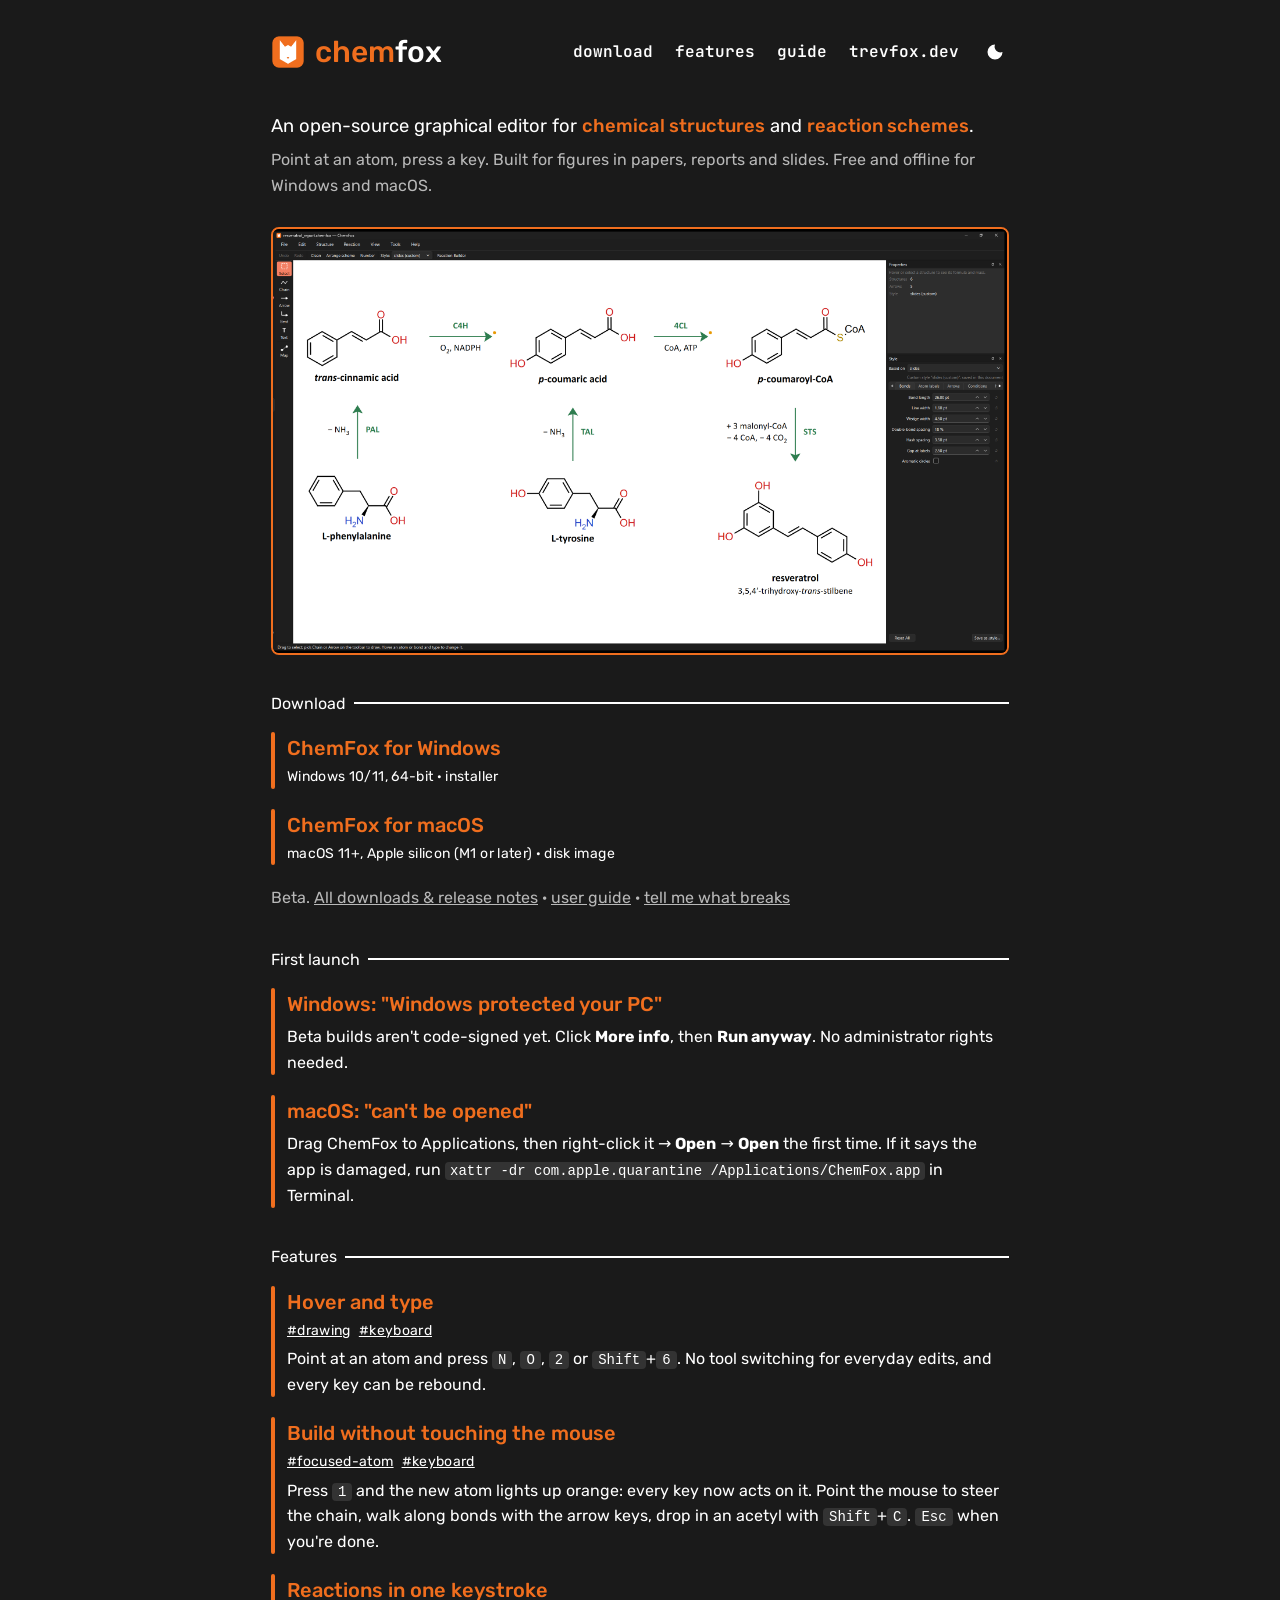
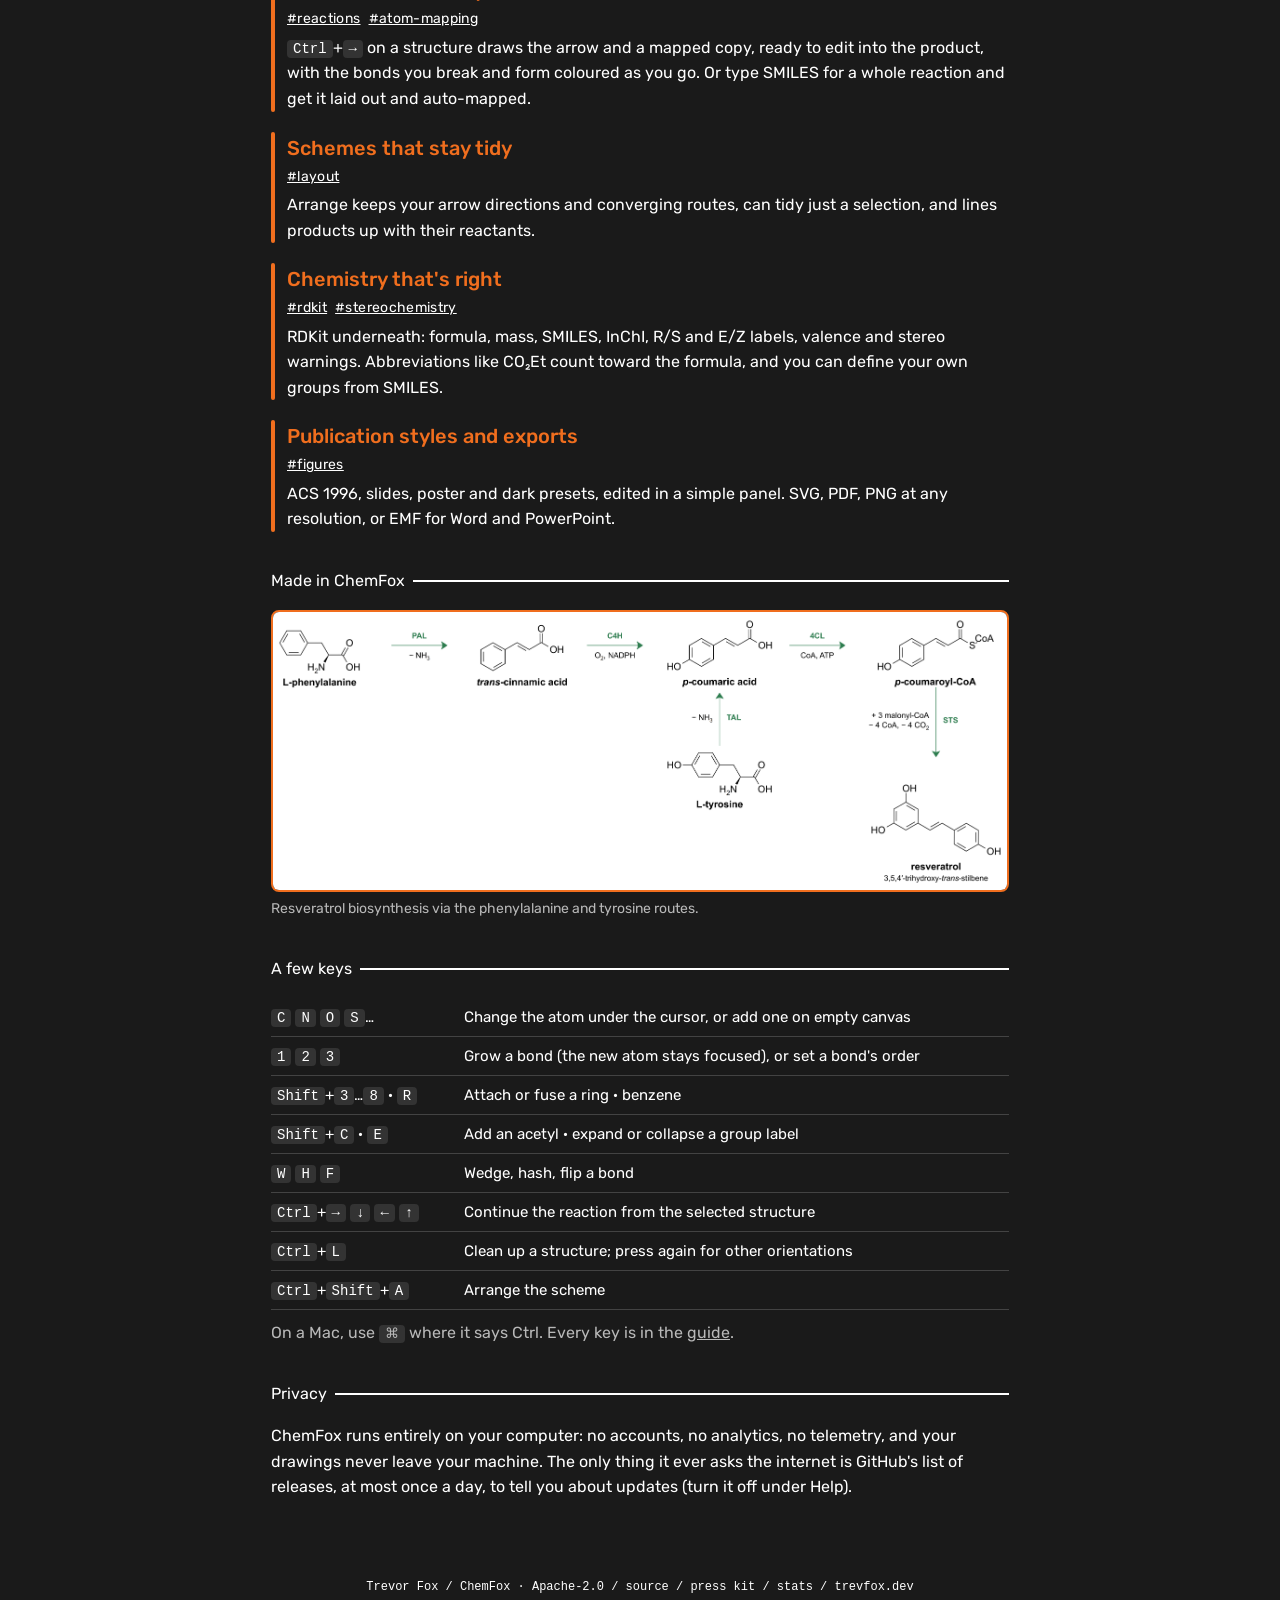
<file: docs/index.html>
<!doctype html>
<html lang="en" class="dark">
<head>
<meta charset="utf-8">
<meta name="viewport" content="width=device-width, initial-scale=1">
<title>ChemFox | trevfox.dev</title>
<meta name="description" content="ChemFox: an open-source graphical editor for chemical structures and reaction schemes. Free and offline for Windows and macOS.">
<link rel="canonical" href="https://cmfx.trevfox.dev/">
<!-- Link previews (Open Graph for most apps, Twitter cards for X). The banner is made by packaging/make_icon.py. -->
<meta property="og:type" content="website">
<meta property="og:site_name" content="ChemFox">
<meta property="og:url" content="https://cmfx.trevfox.dev/">
<meta property="og:title" content="ChemFox">
<meta property="og:description" content="An open-source graphical editor for chemical structures and reaction schemes. Free and offline for Windows and macOS.">
<meta property="og:image" content="https://cmfx.trevfox.dev/assets/og.png">
<meta property="og:image:type" content="image/png">
<meta property="og:image:width" content="1200">
<meta property="og:image:height" content="630">
<meta property="og:image:alt" content="The ChemFox logo: a white fox head with an orange nose beside the word chemfox">
<meta name="twitter:card" content="summary_large_image">
<meta name="twitter:title" content="ChemFox">
<meta name="twitter:description" content="An open-source graphical editor for chemical structures and reaction schemes. Free and offline for Windows and macOS.">
<meta name="twitter:image" content="https://cmfx.trevfox.dev/assets/og.png">
<meta name="twitter:image:alt" content="The ChemFox logo: a white fox head with an orange nose beside the word chemfox">
<meta name="theme-color" content="#f06e1e">
<link rel="icon" href="assets/icon.svg" type="image/svg+xml">
<link rel="icon" href="assets/icon.png" type="image/png">
<link rel="apple-touch-icon" href="assets/apple-touch-icon.png">
<link rel="preconnect" href="https://fonts.googleapis.com">
<link rel="preconnect" href="https://fonts.gstatic.com" crossorigin>
<link href="https://fonts.googleapis.com/css2?family=JetBrains+Mono:wght@600&family=PT+Mono&family=Rubik:ital,wght@0,300..700;1,400&display=swap" rel="stylesheet">
<script>
  // Dark by default, like trevfox.dev; remembers the toggle where storage is available.
  try { if (localStorage.getItem("theme") === "light") document.documentElement.classList.remove("dark"); } catch (e) {}
</script>
<link rel="stylesheet" href="assets/site.css">
</head>
<body>
<header>
  <a class="logo" href="./"><img src="assets/icon.png" alt=""><span><span class="a">chem</span><span class="b">fox</span></span></a>
  <nav>
    <a href="#download">download</a>
    <a href="#features">features</a>
    <a href="guide.html">guide</a>
    <a href="https://trevfox.dev">trevfox.dev</a>
    <button class="theme" id="theme" aria-label="Toggle light and dark">
      <svg class="moon-only" viewBox="0 0 24 24" fill="currentColor" aria-hidden="true"><path d="M12 3a9 9 0 1 0 9 9 7 7 0 0 1-9-9z"/></svg>
      <svg class="sun-only" viewBox="0 0 24 24" fill="none" stroke="currentColor" stroke-width="2" aria-hidden="true"><circle cx="12" cy="12" r="4"/><path d="M12 2v2M12 20v2M4.9 4.9l1.4 1.4M17.7 17.7l1.4 1.4M2 12h2M20 12h2M4.9 19.1l1.4-1.4M17.7 6.3l1.4-1.4"/></svg>
    </button>
  </nav>
</header>

<main>
  <p class="lede">An open-source graphical editor for <strong>chemical structures</strong> and <strong>reaction schemes</strong>.</p>
  <p class="sub">Point at an atom, press a key. Built for figures in papers, reports and slides. Free and offline for Windows and macOS.</p>

  <figure><img src="assets/app.png" alt="The ChemFox window with a resveratrol biosynthesis scheme"></figure>

  <div class="divider" id="download"><span>Download</span><i></i></div>
  <div class="entry"><div>
    <h3><a id="dl-win" href="#">ChemFox for Windows</a></h3>
    <div class="meta"><span id="dl-win-sub">Windows 10/11, 64-bit · installer</span></div>
  </div></div>
  <div class="entry"><div>
    <h3><a id="dl-mac" href="#">ChemFox for macOS</a></h3>
    <div class="meta"><span id="dl-mac-sub">macOS 11+, Apple silicon (M1 or later) · disk image</span></div>
  </div></div>
  <p class="sub"><span id="version">Beta.</span> <a id="all" href="#">All downloads &amp; release notes</a> ·
    <a href="guide.html">user guide</a> · <a id="issues" href="#">tell me what breaks</a></p>

  <div class="divider"><span>First launch</span><i></i></div>
  <div class="entry"><div>
    <h3>Windows: "Windows protected your PC"</h3>
    <p>Beta builds aren't code-signed yet. Click <b>More info</b>, then <b>Run anyway</b>. No administrator rights needed.</p>
  </div></div>
  <div class="entry"><div>
    <h3>macOS: "can't be opened"</h3>
    <p>Drag ChemFox to Applications, then right-click it → <b>Open</b> → <b>Open</b> the first time. If it says the app is damaged,
      run <code>xattr -dr com.apple.quarantine /Applications/ChemFox.app</code> in Terminal.</p>
  </div></div>

  <div class="divider" id="features"><span>Features</span><i></i></div>
  <div class="entry"><div>
    <h3>Hover and type</h3>
    <div class="meta tags"><a>#drawing</a><a>#keyboard</a></div>
    <p>Point at an atom and press <kbd>N</kbd>, <kbd>O</kbd>, <kbd>2</kbd> or <kbd>Shift</kbd>+<kbd>6</kbd>. No tool switching for everyday edits, and every key can be rebound.</p>
  </div></div>
  <div class="entry"><div>
    <h3>Build without touching the mouse</h3>
    <div class="meta tags"><a>#focused-atom</a><a>#keyboard</a></div>
    <p>Press <kbd>1</kbd> and the new atom lights up orange: every key now acts on it. Point the mouse to steer the chain,
      walk along bonds with the arrow keys, drop in an acetyl with <kbd>Shift</kbd>+<kbd>C</kbd>. <kbd>Esc</kbd> when you're done.</p>
  </div></div>
  <div class="entry"><div>
    <h3>Reactions in one keystroke</h3>
    <div class="meta tags"><a>#reactions</a><a>#atom-mapping</a></div>
    <p><kbd>Ctrl</kbd>+<kbd>→</kbd> on a structure draws the arrow and a mapped copy, ready to edit into the product, with the bonds you break and form coloured as you go.
      Or type SMILES for a whole reaction and get it laid out and auto-mapped.</p>
  </div></div>
  <div class="entry"><div>
    <h3>Schemes that stay tidy</h3>
    <div class="meta tags"><a>#layout</a></div>
    <p>Arrange keeps your arrow directions and converging routes, can tidy just a selection, and lines products up with their reactants.</p>
  </div></div>
  <div class="entry"><div>
    <h3>Chemistry that's right</h3>
    <div class="meta tags"><a>#rdkit</a><a>#stereochemistry</a></div>
    <p>RDKit underneath: formula, mass, SMILES, InChI, R/S and E/Z labels, valence and stereo warnings. Abbreviations like CO₂Et count toward the formula,
      and you can define your own groups from SMILES.</p>
  </div></div>
  <div class="entry"><div>
    <h3>Publication styles and exports</h3>
    <div class="meta tags"><a>#figures</a></div>
    <p>ACS 1996, slides, poster and dark presets, edited in a simple panel. SVG, PDF, PNG at any resolution, or EMF for Word and PowerPoint.</p>
  </div></div>

  <div class="divider"><span>Made in ChemFox</span><i></i></div>
  <figure><img src="assets/scheme.png" alt="Resveratrol biosynthesis from phenylalanine and tyrosine">
    <figcaption>Resveratrol biosynthesis via the phenylalanine and tyrosine routes.</figcaption></figure>

  <div class="divider" id="keys"><span>A few keys</span><i></i></div>
  <table>
    <tr><td><kbd>C</kbd> <kbd>N</kbd> <kbd>O</kbd> <kbd>S</kbd>…</td><td>Change the atom under the cursor, or add one on empty canvas</td></tr>
    <tr><td><kbd>1</kbd> <kbd>2</kbd> <kbd>3</kbd></td><td>Grow a bond (the new atom stays focused), or set a bond's order</td></tr>
    <tr><td><kbd>Shift</kbd>+<kbd>3</kbd>…<kbd>8</kbd> · <kbd>R</kbd></td><td>Attach or fuse a ring · benzene</td></tr>
    <tr><td><kbd>Shift</kbd>+<kbd>C</kbd> · <kbd>E</kbd></td><td>Add an acetyl · expand or collapse a group label</td></tr>
    <tr><td><kbd>W</kbd> <kbd>H</kbd> <kbd>F</kbd></td><td>Wedge, hash, flip a bond</td></tr>
    <tr><td><kbd>Ctrl</kbd>+<kbd>→</kbd> <kbd>↓</kbd> <kbd>←</kbd> <kbd>↑</kbd></td><td>Continue the reaction from the selected structure</td></tr>
    <tr><td><kbd>Ctrl</kbd>+<kbd>L</kbd></td><td>Clean up a structure; press again for other orientations</td></tr>
    <tr><td><kbd>Ctrl</kbd>+<kbd>Shift</kbd>+<kbd>A</kbd></td><td>Arrange the scheme</td></tr>
  </table>
  <p class="sub" style="margin-top:10px">On a Mac, use <kbd>⌘</kbd> where it says Ctrl. Every key is in the <a href="guide.html#keys">guide</a>.</p>

  <div class="divider" id="privacy"><span>Privacy</span><i></i></div>
  <p>ChemFox runs entirely on your computer: no accounts, no analytics, no telemetry, and your drawings never leave your machine.
    The only thing it ever asks the internet is GitHub's list of releases, at most once a day, to tell you about updates
    (turn it off under Help).</p>
</main>

<footer>
  Trevor Fox / ChemFox · Apache-2.0 / <a id="src" href="#">source</a> / <a href="press/chemfox-press-kit.zip" download>press kit</a> / <a href="stats.html">stats</a> / <a href="https://trevfox.dev">trevfox.dev</a>
</footer>

<script src="assets/site.js"></script>
<script>
// Points the download links at the newest installer for each platform; falls back to the releases page.
(function () {
  const REPO = "VoxelMC/ChemFox";
  const repo = `https://github.com/${REPO}`;
  const set = (id, href) => { const a = document.getElementById(id); if (a) a.href = href; };
  ["dl-win", "dl-mac", "all"].forEach(id => set(id, `${repo}/releases`));
  set("issues", `${repo}/issues/new/choose`);
  set("src", repo);
  // Newest release, including pre-releases (the betas are pre-releases).
  fetch(`https://api.github.com/repos/${REPO}/releases?per_page=5`)
    .then(r => r.ok ? r.json() : [])
    .then(list => {
      const rel = list.find(r => !r.draft);
      if (!rel) return;
      const asset = test => (rel.assets || []).find(a => test(a.name));
      const win = asset(n => n.endsWith("-setup.exe"));
      const mac = asset(n => n.endsWith(".dmg"));
      const mb = a => `${(a.size / 1e6).toFixed(0)} MB`;
      if (win) { set("dl-win", win.browser_download_url); document.getElementById("dl-win-sub").textContent = `${win.name} · ${mb(win)}`; }
      if (mac) { set("dl-mac", mac.browser_download_url); document.getElementById("dl-mac-sub").textContent = `${mac.name} · ${mb(mac)}`; }
      set("all", rel.html_url);
      document.getElementById("version").textContent = `Version ${rel.tag_name.replace(/^v/, "")} (beta).`;
    })
    .catch(() => {});
})();
</script>
</body>
</html>
</file>
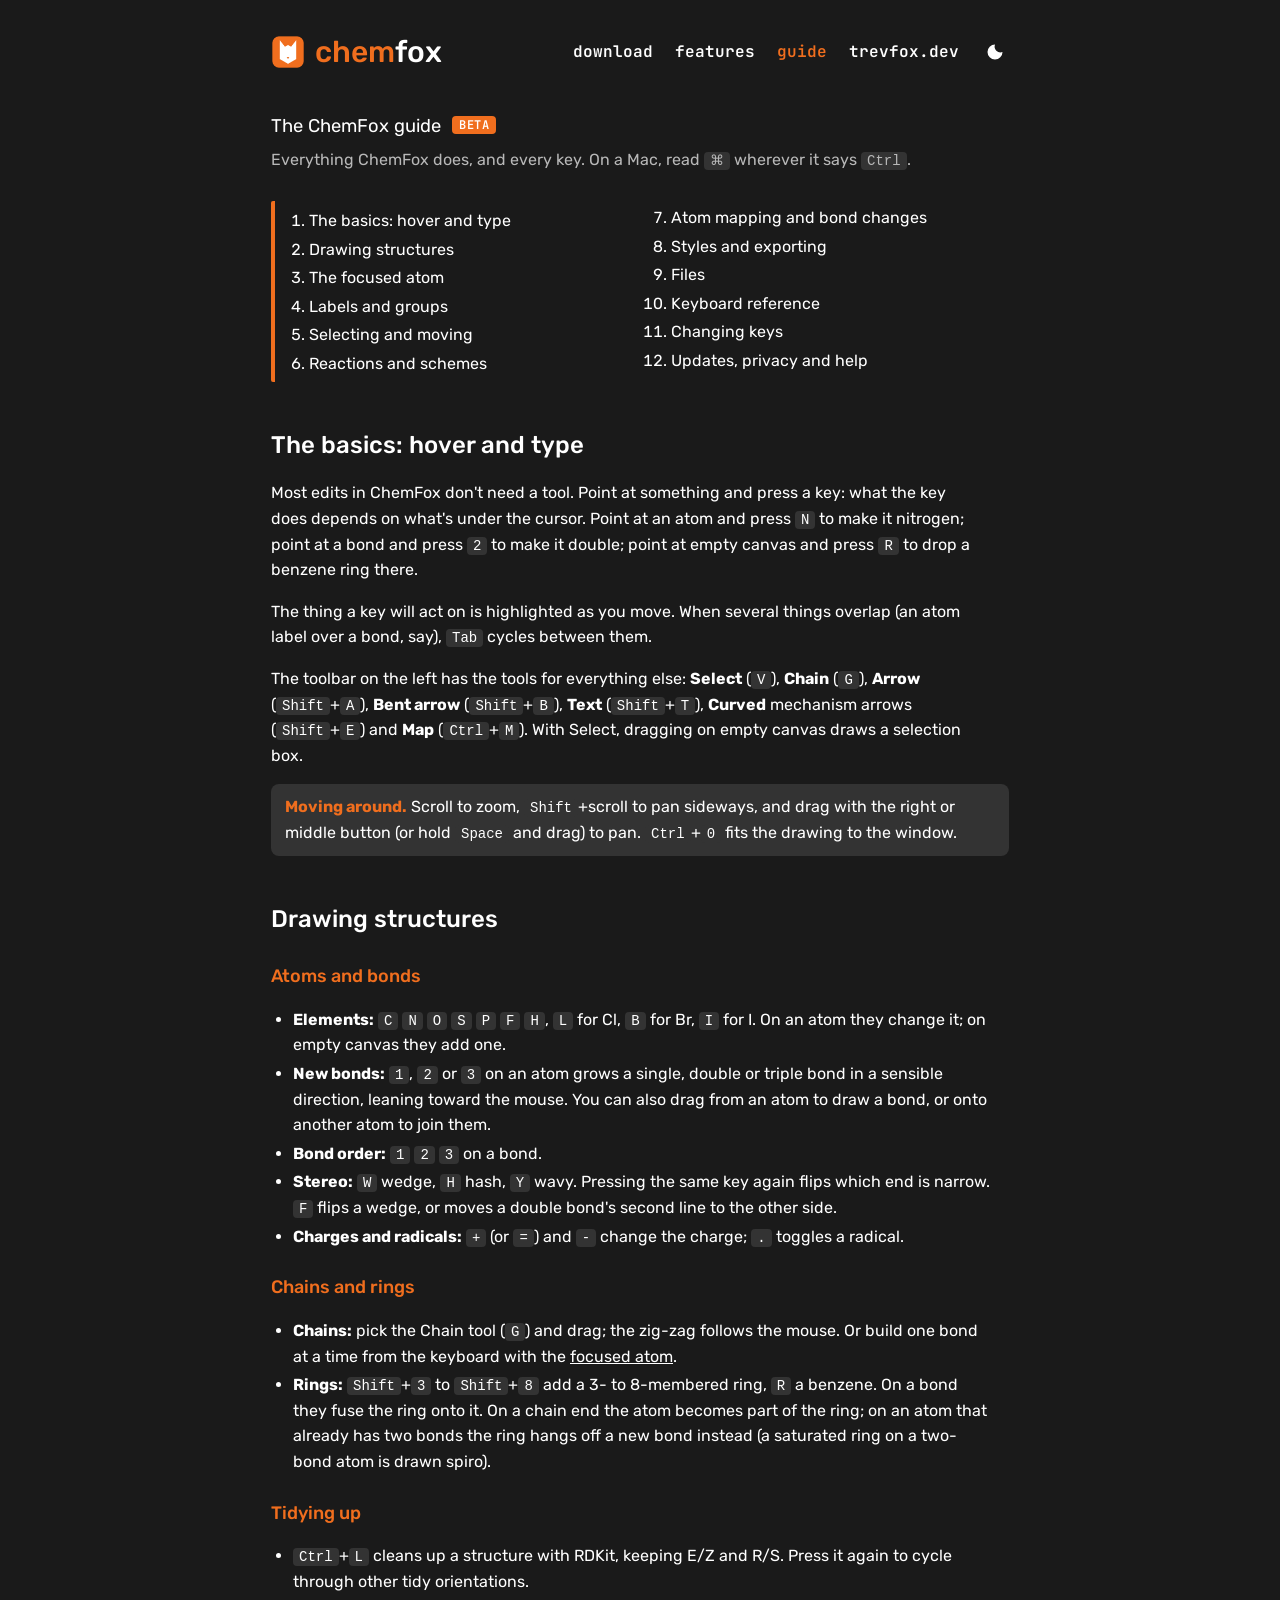
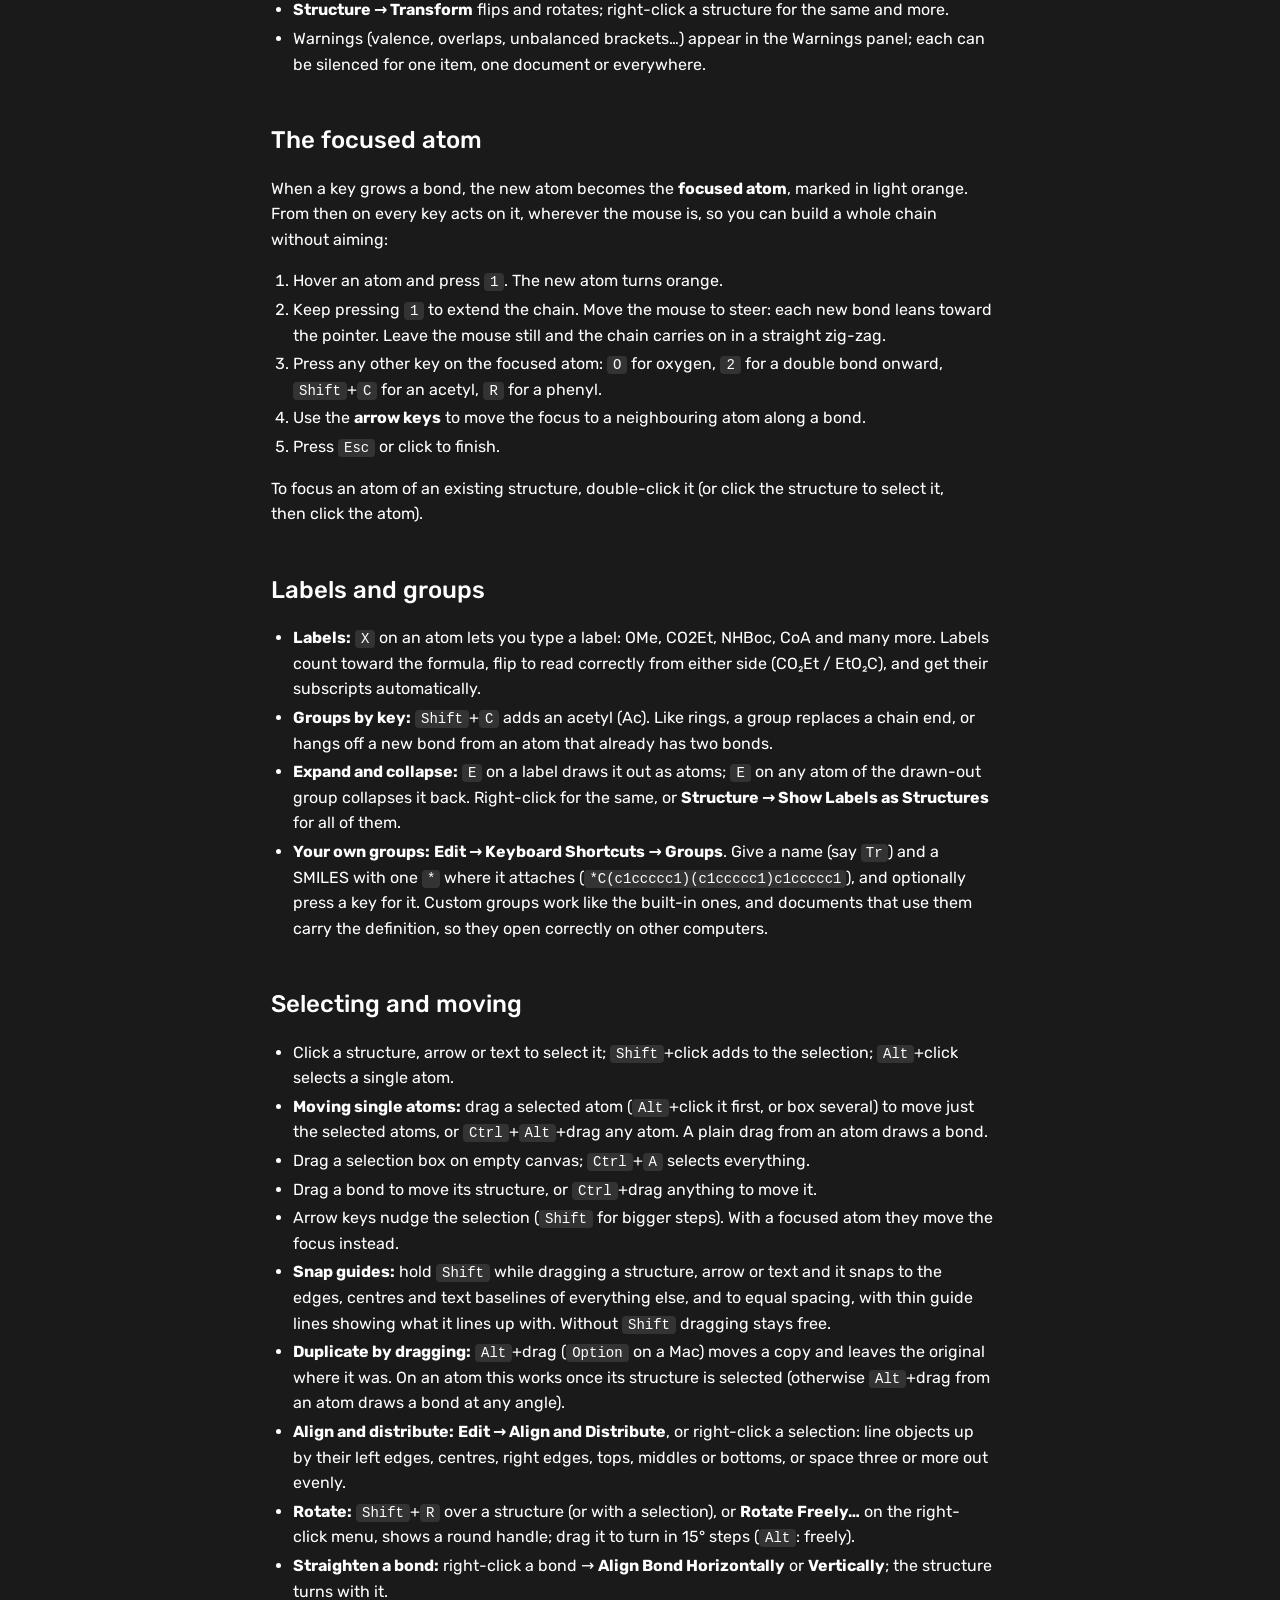
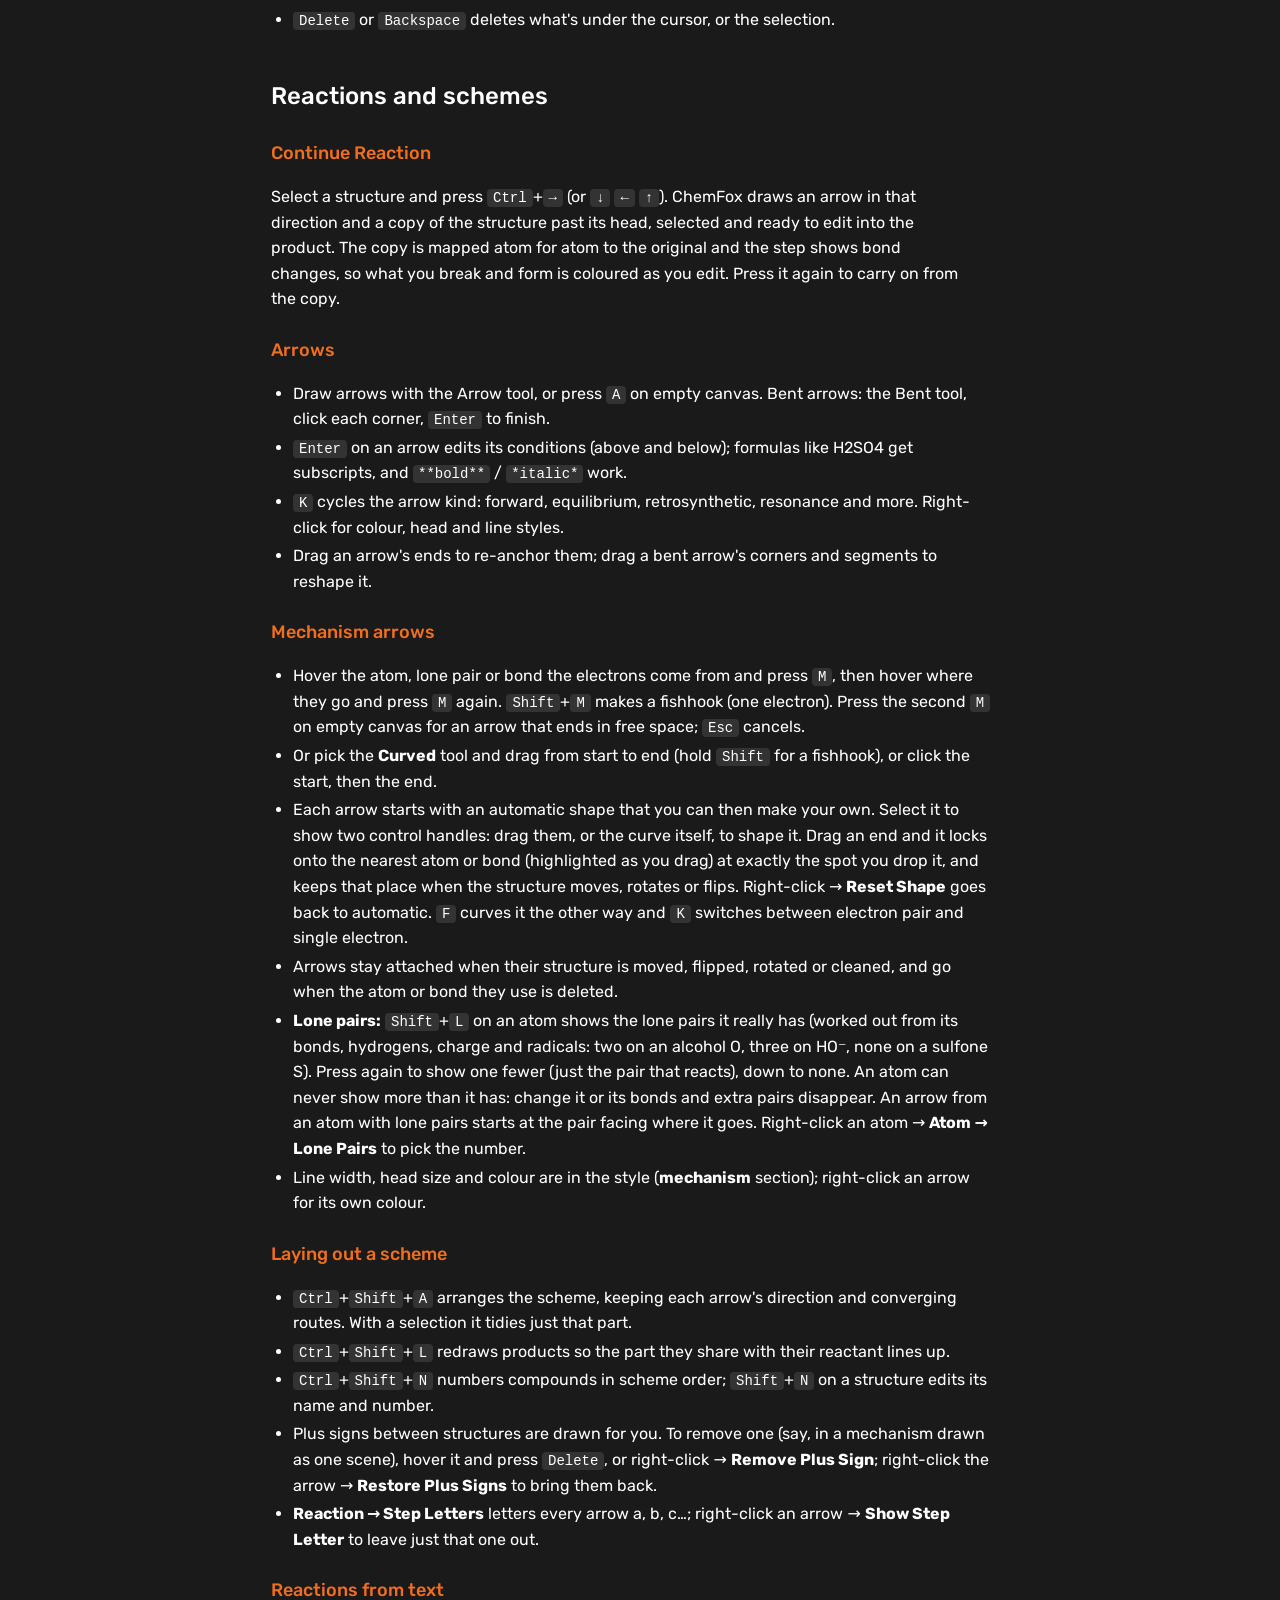
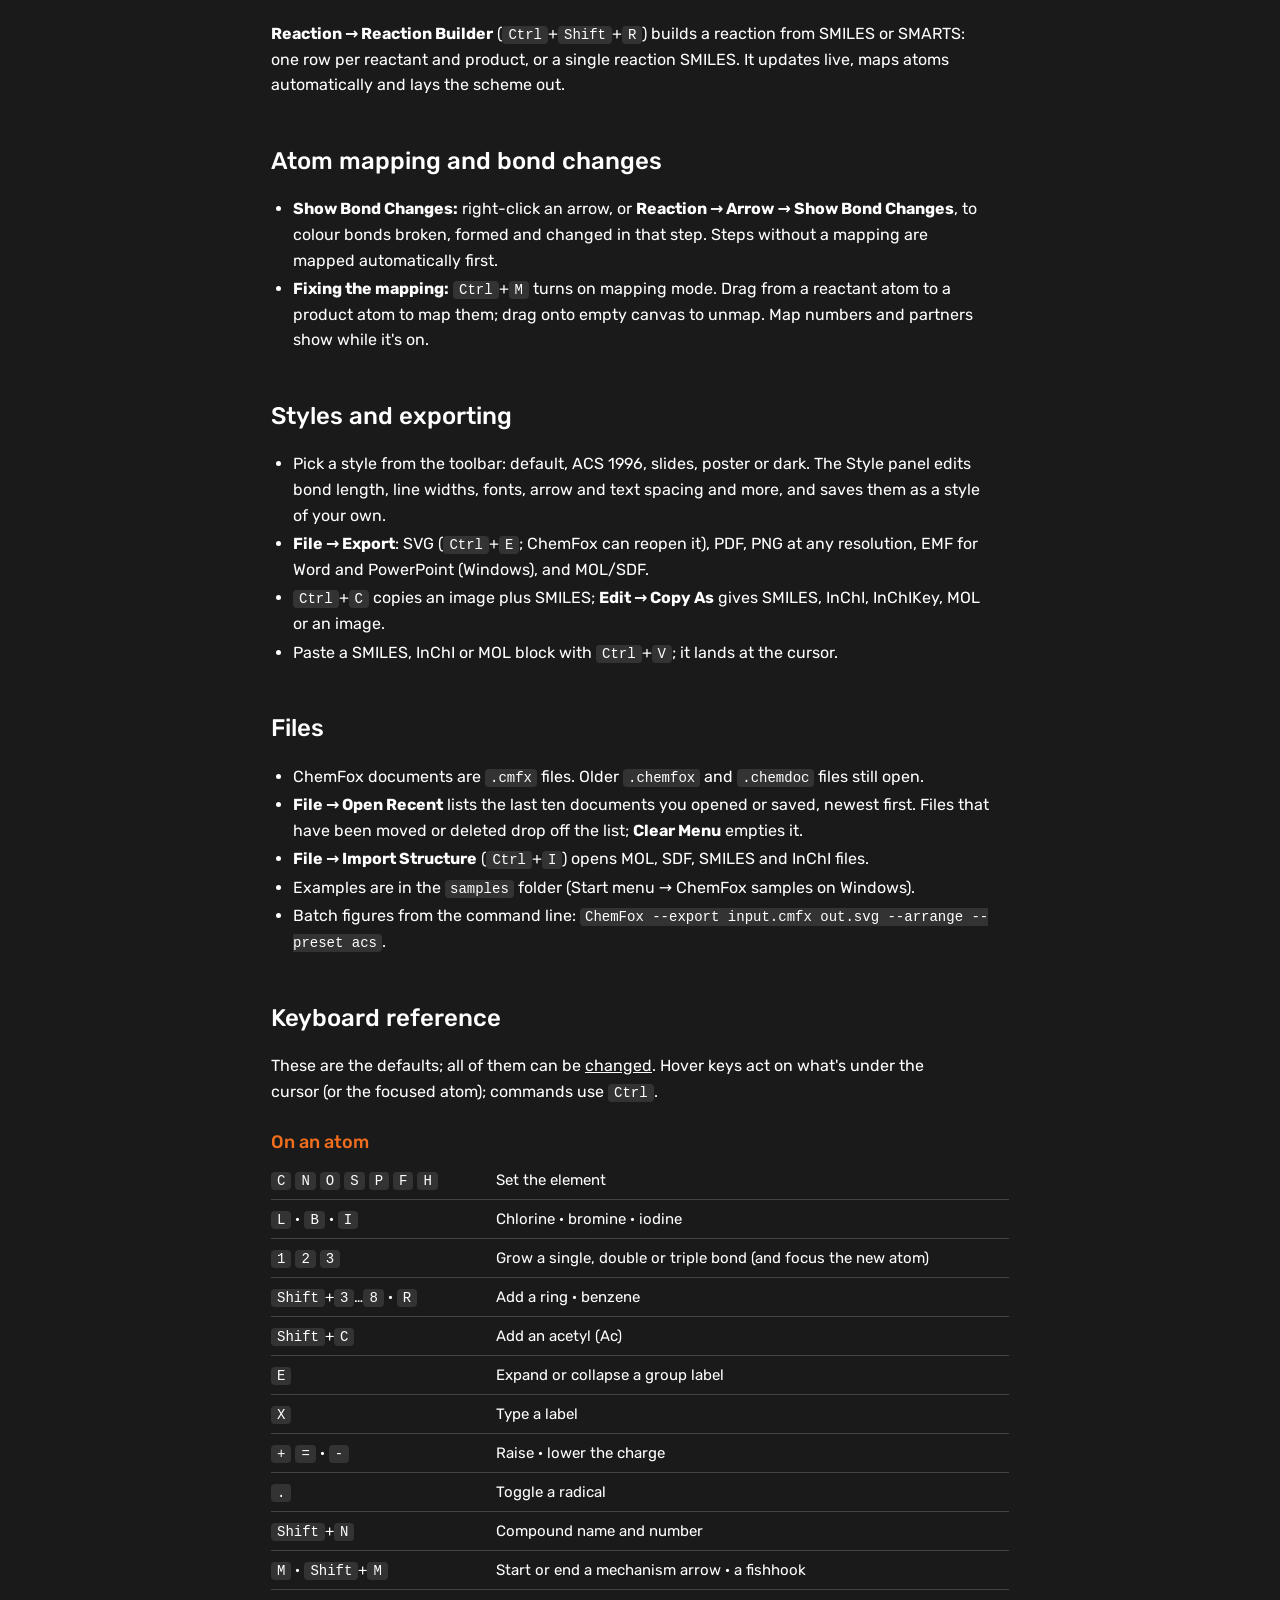
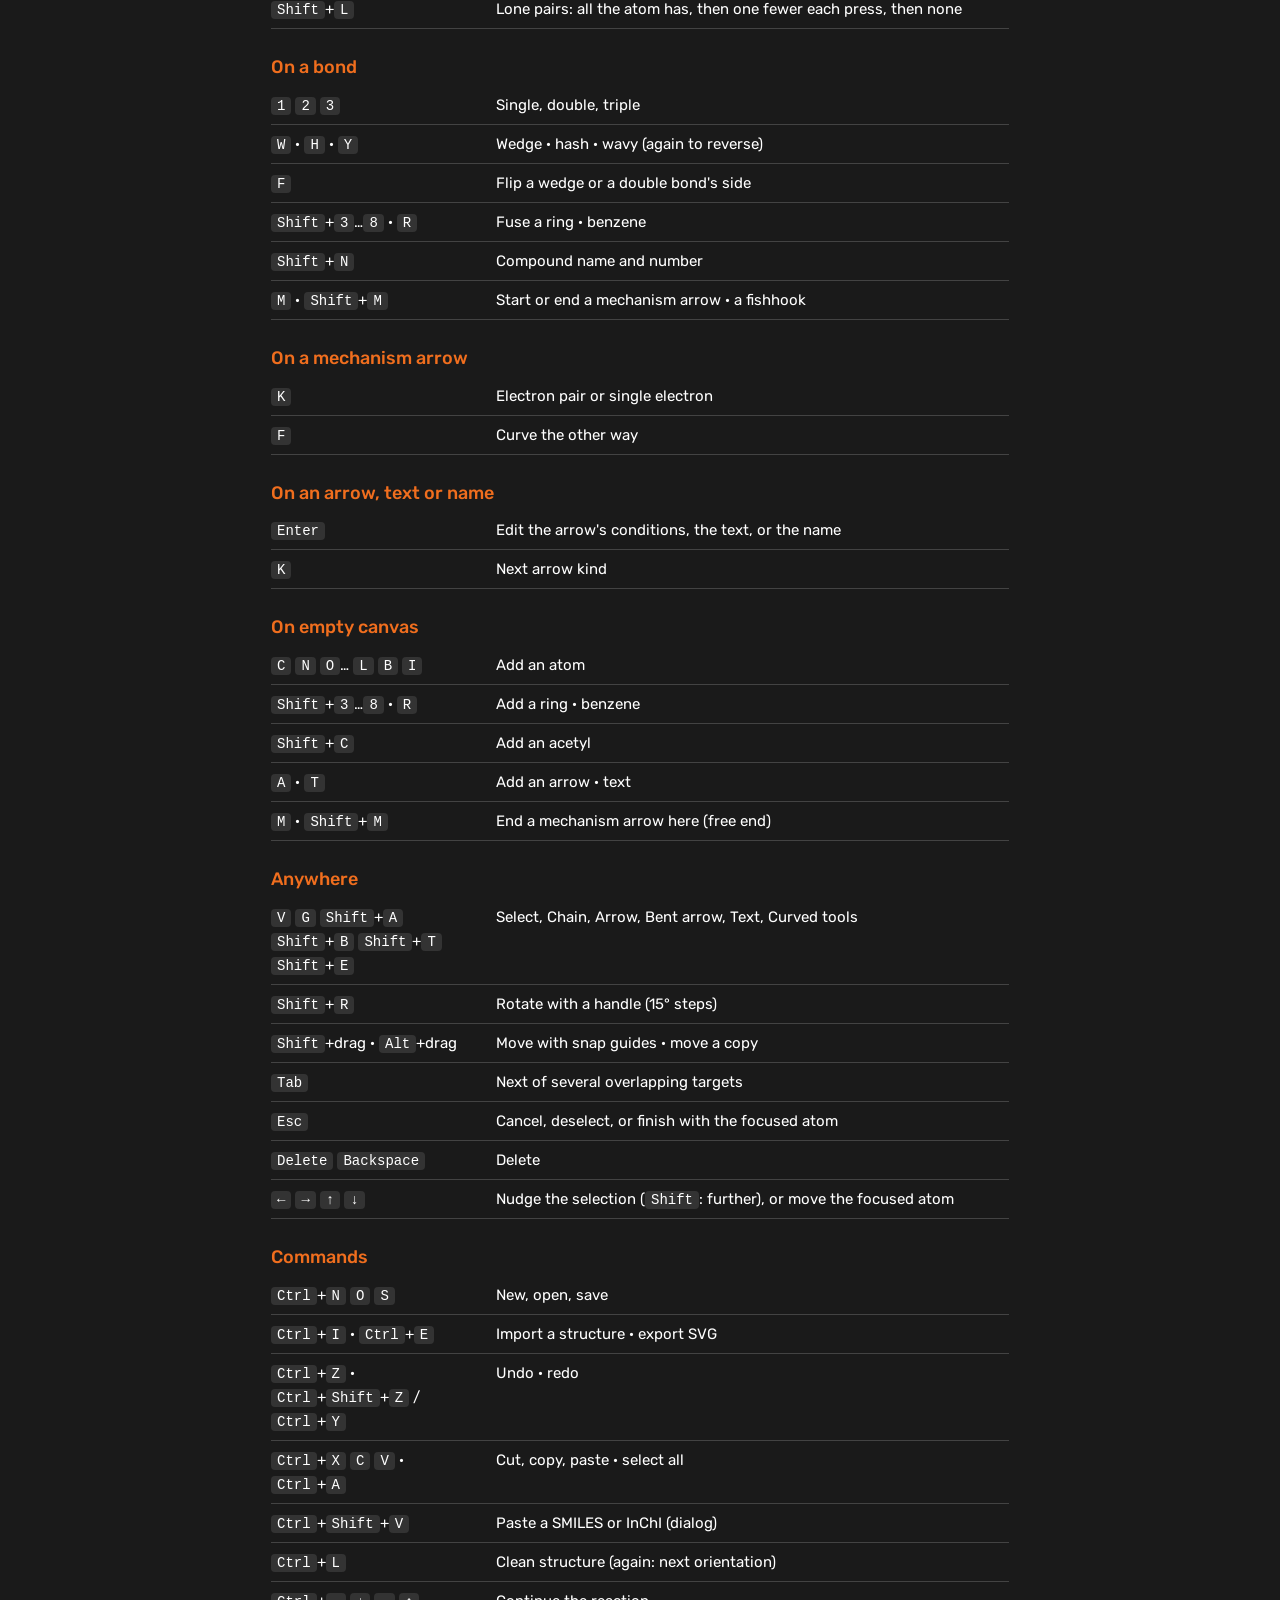
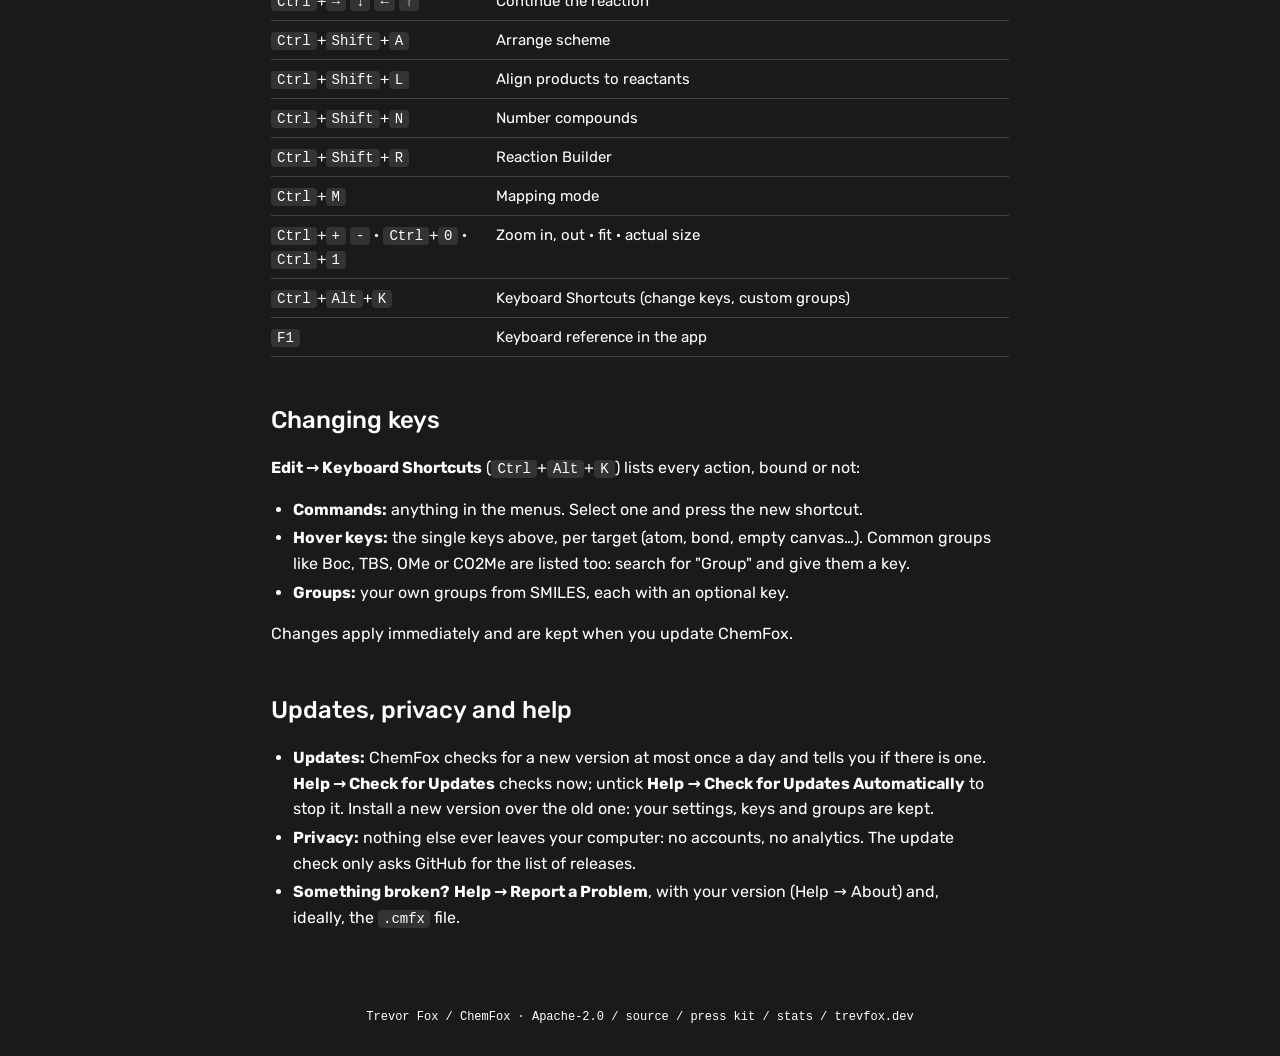
<file: docs/guide.html>
<!doctype html>
<html lang="en" class="dark">
<head>
<meta charset="utf-8">
<meta name="viewport" content="width=device-width, initial-scale=1">
<title>Guide · ChemFox | trevfox.dev</title>
<meta name="description" content="How to use ChemFox: hover-and-type drawing, the focused atom, reactions and schemes, styles, exports and every keyboard shortcut.">
<link rel="canonical" href="https://cmfx.trevfox.dev/guide.html">
<meta property="og:type" content="article">
<meta property="og:site_name" content="ChemFox">
<meta property="og:url" content="https://cmfx.trevfox.dev/guide.html">
<meta property="og:title" content="The ChemFox guide">
<meta property="og:description" content="How to use ChemFox, the open-source graphical editor for chemical structures and reaction schemes: drawing, reactions, styles, exports and every keyboard shortcut.">
<meta property="og:image" content="https://cmfx.trevfox.dev/assets/og.png">
<meta property="og:image:type" content="image/png">
<meta property="og:image:width" content="1200">
<meta property="og:image:height" content="630">
<meta property="og:image:alt" content="The ChemFox logo: a white fox head with an orange nose beside the word chemfox">
<meta name="twitter:card" content="summary_large_image">
<meta name="twitter:title" content="The ChemFox guide">
<meta name="twitter:description" content="Drawing, reactions, styles, exports and every keyboard shortcut in ChemFox.">
<meta name="twitter:image" content="https://cmfx.trevfox.dev/assets/og.png">
<meta name="theme-color" content="#f06e1e">
<link rel="icon" href="assets/icon.svg" type="image/svg+xml">
<link rel="icon" href="assets/icon.png" type="image/png">
<link rel="apple-touch-icon" href="assets/apple-touch-icon.png">
<link rel="preconnect" href="https://fonts.googleapis.com">
<link rel="preconnect" href="https://fonts.gstatic.com" crossorigin>
<link href="https://fonts.googleapis.com/css2?family=JetBrains+Mono:wght@600&family=PT+Mono&family=Rubik:ital,wght@0,300..700;1,400&display=swap" rel="stylesheet">
<script>
  try { if (localStorage.getItem("theme") === "light") document.documentElement.classList.remove("dark"); } catch (e) {}
</script>
<link rel="stylesheet" href="assets/site.css">
</head>
<body>
<header>
  <a class="logo" href="./"><img src="assets/icon.png" alt=""><span><span class="a">chem</span><span class="b">fox</span></span></a>
  <nav>
    <a href="./#download">download</a>
    <a href="./#features">features</a>
    <a href="guide.html" aria-current="page">guide</a>
    <a href="https://trevfox.dev">trevfox.dev</a>
    <button class="theme" id="theme" aria-label="Toggle light and dark">
      <svg class="moon-only" viewBox="0 0 24 24" fill="currentColor" aria-hidden="true"><path d="M12 3a9 9 0 1 0 9 9 7 7 0 0 1-9-9z"/></svg>
      <svg class="sun-only" viewBox="0 0 24 24" fill="none" stroke="currentColor" stroke-width="2" aria-hidden="true"><circle cx="12" cy="12" r="4"/><path d="M12 2v2M12 20v2M4.9 4.9l1.4 1.4M17.7 17.7l1.4 1.4M2 12h2M20 12h2M4.9 19.1l1.4-1.4M17.7 6.3l1.4-1.4"/></svg>
    </button>
  </nav>
</header>

<main class="guide">
  <p class="lede">The ChemFox guide <span class="badge">beta</span></p>
  <p class="sub">Everything ChemFox does, and every key. On a Mac, read <kbd>⌘</kbd> wherever it says <kbd>Ctrl</kbd>.</p>

  <div class="toc"><ol>
    <li><a href="#basics">The basics: hover and type</a></li>
    <li><a href="#drawing">Drawing structures</a></li>
    <li><a href="#focus">The focused atom</a></li>
    <li><a href="#groups">Labels and groups</a></li>
    <li><a href="#selecting">Selecting and moving</a></li>
    <li><a href="#reactions">Reactions and schemes</a></li>
    <li><a href="#mapping">Atom mapping and bond changes</a></li>
    <li><a href="#styles">Styles and exporting</a></li>
    <li><a href="#files">Files</a></li>
    <li><a href="#keys">Keyboard reference</a></li>
    <li><a href="#customise">Changing keys</a></li>
    <li><a href="#updates">Updates, privacy and help</a></li>
  </ol></div>

  <h2 id="basics"><a href="#basics">The basics: hover and type</a></h2>
  <p>Most edits in ChemFox don't need a tool. Point at something and press a key: what the key does depends on what's under the
    cursor. Point at an atom and press <kbd>N</kbd> to make it nitrogen; point at a bond and press <kbd>2</kbd> to make it double;
    point at empty canvas and press <kbd>R</kbd> to drop a benzene ring there.</p>
  <p>The thing a key will act on is highlighted as you move. When several things overlap (an atom label over a bond, say),
    <kbd>Tab</kbd> cycles between them.</p>
  <p>The toolbar on the left has the tools for everything else: <b>Select</b> (<kbd>V</kbd>), <b>Chain</b> (<kbd>G</kbd>),
    <b>Arrow</b> (<kbd>Shift</kbd>+<kbd>A</kbd>), <b>Bent arrow</b> (<kbd>Shift</kbd>+<kbd>B</kbd>), <b>Text</b>
    (<kbd>Shift</kbd>+<kbd>T</kbd>), <b>Curved</b> mechanism arrows (<kbd>Shift</kbd>+<kbd>E</kbd>) and <b>Map</b> (<kbd>Ctrl</kbd>+<kbd>M</kbd>). With Select, dragging on empty canvas draws
    a selection box.</p>
  <div class="tip"><b>Moving around.</b> Scroll to zoom, <kbd>Shift</kbd>+scroll to pan sideways, and drag with the right or middle
    button (or hold <kbd>Space</kbd> and drag) to pan. <kbd>Ctrl</kbd>+<kbd>0</kbd> fits the drawing to the window.</div>

  <h2 id="drawing"><a href="#drawing">Drawing structures</a></h2>
  <h3>Atoms and bonds</h3>
  <ul>
    <li><b>Elements:</b> <kbd>C</kbd> <kbd>N</kbd> <kbd>O</kbd> <kbd>S</kbd> <kbd>P</kbd> <kbd>F</kbd> <kbd>H</kbd>,
      <kbd>L</kbd> for Cl, <kbd>B</kbd> for Br, <kbd>I</kbd> for I. On an atom they change it; on empty canvas they add one.</li>
    <li><b>New bonds:</b> <kbd>1</kbd>, <kbd>2</kbd> or <kbd>3</kbd> on an atom grows a single, double or triple bond in a sensible
      direction, leaning toward the mouse. You can also drag from an atom to draw a bond, or onto another atom to join them.</li>
    <li><b>Bond order:</b> <kbd>1</kbd> <kbd>2</kbd> <kbd>3</kbd> on a bond.</li>
    <li><b>Stereo:</b> <kbd>W</kbd> wedge, <kbd>H</kbd> hash, <kbd>Y</kbd> wavy. Pressing the same key again flips which end is narrow.
      <kbd>F</kbd> flips a wedge, or moves a double bond's second line to the other side.</li>
    <li><b>Charges and radicals:</b> <kbd>+</kbd> (or <kbd>=</kbd>) and <kbd>-</kbd> change the charge; <kbd>.</kbd> toggles a radical.</li>
  </ul>
  <h3>Chains and rings</h3>
  <ul>
    <li><b>Chains:</b> pick the Chain tool (<kbd>G</kbd>) and drag; the zig-zag follows the mouse. Or build one bond at a time from the
      keyboard with the <a href="#focus">focused atom</a>.</li>
    <li><b>Rings:</b> <kbd>Shift</kbd>+<kbd>3</kbd> to <kbd>Shift</kbd>+<kbd>8</kbd> add a 3- to 8-membered ring, <kbd>R</kbd> a benzene.
      On a bond they fuse the ring onto it. On a chain end the atom becomes part of the ring; on an atom that already has two
      bonds the ring hangs off a new bond instead (a saturated ring on a two-bond atom is drawn spiro).</li>
  </ul>
  <h3>Tidying up</h3>
  <ul>
    <li><kbd>Ctrl</kbd>+<kbd>L</kbd> cleans up a structure with RDKit, keeping E/Z and R/S. Press it again to cycle through other tidy orientations.</li>
    <li><b>Structure → Transform</b> flips and rotates; right-click a structure for the same and more.</li>
    <li>Warnings (valence, overlaps, unbalanced brackets…) appear in the Warnings panel; each can be silenced for one item, one document or everywhere.</li>
  </ul>

  <h2 id="focus"><a href="#focus">The focused atom</a></h2>
  <p>When a key grows a bond, the new atom becomes the <b>focused atom</b>, marked in light orange. From then on every key acts on it,
    wherever the mouse is, so you can build a whole chain without aiming:</p>
  <ol>
    <li>Hover an atom and press <kbd>1</kbd>. The new atom turns orange.</li>
    <li>Keep pressing <kbd>1</kbd> to extend the chain. Move the mouse to steer: each new bond leans toward the pointer. Leave the mouse
      still and the chain carries on in a straight zig-zag.</li>
    <li>Press any other key on the focused atom: <kbd>O</kbd> for oxygen, <kbd>2</kbd> for a double bond onward,
      <kbd>Shift</kbd>+<kbd>C</kbd> for an acetyl, <kbd>R</kbd> for a phenyl.</li>
    <li>Use the <b>arrow keys</b> to move the focus to a neighbouring atom along a bond.</li>
    <li>Press <kbd>Esc</kbd> or click to finish.</li>
  </ol>
  <p>To focus an atom of an existing structure, double-click it (or click the structure to select it, then click the atom).</p>

  <h2 id="groups"><a href="#groups">Labels and groups</a></h2>
  <ul>
    <li><b>Labels:</b> <kbd>X</kbd> on an atom lets you type a label: OMe, CO2Et, NHBoc, CoA and many more. Labels count toward the
      formula, flip to read correctly from either side (CO₂Et / EtO₂C), and get their subscripts automatically.</li>
    <li><b>Groups by key:</b> <kbd>Shift</kbd>+<kbd>C</kbd> adds an acetyl (Ac). Like rings, a group replaces a chain end, or hangs off a
      new bond from an atom that already has two bonds.</li>
    <li><b>Expand and collapse:</b> <kbd>E</kbd> on a label draws it out as atoms; <kbd>E</kbd> on any atom of the drawn-out group
      collapses it back. Right-click for the same, or <b>Structure → Show Labels as Structures</b> for all of them.</li>
    <li><b>Your own groups:</b> <b>Edit → Keyboard Shortcuts → Groups</b>. Give a name (say <code>Tr</code>) and a SMILES with one
      <code>*</code> where it attaches (<code>*C(c1ccccc1)(c1ccccc1)c1ccccc1</code>), and optionally press a key for it. Custom groups work
      like the built-in ones, and documents that use them carry the definition, so they open correctly on other computers.</li>
  </ul>

  <h2 id="selecting"><a href="#selecting">Selecting and moving</a></h2>
  <ul>
    <li>Click a structure, arrow or text to select it; <kbd>Shift</kbd>+click adds to the selection; <kbd>Alt</kbd>+click selects a single atom.</li>
    <li><b>Moving single atoms:</b> drag a selected atom (<kbd>Alt</kbd>+click it first, or box several) to move just the selected
      atoms, or <kbd>Ctrl</kbd>+<kbd>Alt</kbd>+drag any atom. A plain drag from an atom draws a bond.</li>
    <li>Drag a selection box on empty canvas; <kbd>Ctrl</kbd>+<kbd>A</kbd> selects everything.</li>
    <li>Drag a bond to move its structure, or <kbd>Ctrl</kbd>+drag anything to move it.</li>
    <li>Arrow keys nudge the selection (<kbd>Shift</kbd> for bigger steps). With a focused atom they move the focus instead.</li>
    <li><b>Snap guides:</b> hold <kbd>Shift</kbd> while dragging a structure, arrow or text and it snaps to the edges, centres and
      text baselines of everything else, and to equal spacing, with thin guide lines showing what it lines up with. Without
      <kbd>Shift</kbd> dragging stays free.</li>
    <li><b>Duplicate by dragging:</b> <kbd>Alt</kbd>+drag (<kbd>Option</kbd> on a Mac) moves a copy and leaves the original where it
      was. On an atom this works once its structure is selected (otherwise <kbd>Alt</kbd>+drag from an atom draws a bond at any angle).</li>
    <li><b>Align and distribute:</b> <b>Edit → Align and Distribute</b>, or right-click a selection: line objects up by their left
      edges, centres, right edges, tops, middles or bottoms, or space three or more out evenly.</li>
    <li><b>Rotate:</b> <kbd>Shift</kbd>+<kbd>R</kbd> over a structure (or with a selection), or <b>Rotate Freely…</b> on the right-click
      menu, shows a round handle; drag it to turn in 15° steps (<kbd>Alt</kbd>: freely).</li>
    <li><b>Straighten a bond:</b> right-click a bond → <b>Align Bond Horizontally</b> or <b>Vertically</b>; the structure turns with it.</li>
    <li><kbd>Delete</kbd> or <kbd>Backspace</kbd> deletes what's under the cursor, or the selection.</li>
  </ul>

  <h2 id="reactions"><a href="#reactions">Reactions and schemes</a></h2>
  <h3>Continue Reaction</h3>
  <p>Select a structure and press <kbd>Ctrl</kbd>+<kbd>→</kbd> (or <kbd>↓</kbd> <kbd>←</kbd> <kbd>↑</kbd>). ChemFox draws an arrow in
    that direction and a copy of the structure past its head, selected and ready to edit into the product. The copy is mapped atom for
    atom to the original and the step shows bond changes, so what you break and form is coloured as you edit. Press it again to carry on
    from the copy.</p>
  <h3>Arrows</h3>
  <ul>
    <li>Draw arrows with the Arrow tool, or press <kbd>A</kbd> on empty canvas. Bent arrows: the Bent tool, click each corner, <kbd>Enter</kbd> to finish.</li>
    <li><kbd>Enter</kbd> on an arrow edits its conditions (above and below); formulas like H2SO4 get subscripts, and <code>**bold**</code> / <code>*italic*</code> work.</li>
    <li><kbd>K</kbd> cycles the arrow kind: forward, equilibrium, retrosynthetic, resonance and more. Right-click for colour, head and line styles.</li>
    <li>Drag an arrow's ends to re-anchor them; drag a bent arrow's corners and segments to reshape it.</li>
  </ul>
  <h3>Mechanism arrows</h3>
  <ul>
    <li>Hover the atom, lone pair or bond the electrons come from and press <kbd>M</kbd>, then hover where they go and press
      <kbd>M</kbd> again. <kbd>Shift</kbd>+<kbd>M</kbd> makes a fishhook (one electron). Press the second <kbd>M</kbd> on empty
      canvas for an arrow that ends in free space; <kbd>Esc</kbd> cancels.</li>
    <li>Or pick the <b>Curved</b> tool and drag from start to end (hold <kbd>Shift</kbd> for a fishhook), or click the start, then the end.</li>
    <li>Each arrow starts with an automatic shape that you can then make your own. Select it to show two control handles: drag
      them, or the curve itself, to shape it. Drag an end and it locks onto the nearest atom or bond (highlighted as you drag) at
      exactly the spot you drop it, and keeps that place when the structure moves, rotates or flips. Right-click →
      <b>Reset Shape</b> goes back to automatic. <kbd>F</kbd> curves it the other way and <kbd>K</kbd> switches between electron
      pair and single electron.</li>
    <li>Arrows stay attached when their structure is moved, flipped, rotated or cleaned, and go when the atom or bond they use is deleted.</li>
    <li><b>Lone pairs:</b> <kbd>Shift</kbd>+<kbd>L</kbd> on an atom shows the lone pairs it really has (worked out from its bonds,
      hydrogens, charge and radicals: two on an alcohol O, three on HO⁻, none on a sulfone S). Press again to show one fewer (just the
      pair that reacts), down to none. An atom can never show more than it has: change it or its bonds and extra pairs disappear.
      An arrow from an atom with lone pairs starts at the pair facing where it goes. Right-click an atom → <b>Atom → Lone Pairs</b>
      to pick the number.</li>
    <li>Line width, head size and colour are in the style (<b>mechanism</b> section); right-click an arrow for its own colour.</li>
  </ul>
  <h3>Laying out a scheme</h3>
  <ul>
    <li><kbd>Ctrl</kbd>+<kbd>Shift</kbd>+<kbd>A</kbd> arranges the scheme, keeping each arrow's direction and converging routes. With a selection it tidies just that part.</li>
    <li><kbd>Ctrl</kbd>+<kbd>Shift</kbd>+<kbd>L</kbd> redraws products so the part they share with their reactant lines up.</li>
    <li><kbd>Ctrl</kbd>+<kbd>Shift</kbd>+<kbd>N</kbd> numbers compounds in scheme order; <kbd>Shift</kbd>+<kbd>N</kbd> on a structure edits its name and number.</li>
    <li>Plus signs between structures are drawn for you. To remove one (say, in a mechanism drawn as one scene), hover it and press
      <kbd>Delete</kbd>, or right-click → <b>Remove Plus Sign</b>; right-click the arrow → <b>Restore Plus Signs</b> to bring them back.</li>
    <li><b>Reaction → Step Letters</b> letters every arrow a, b, c…; right-click an arrow → <b>Show Step Letter</b> to leave just that one out.</li>
  </ul>
  <h3>Reactions from text</h3>
  <p><b>Reaction → Reaction Builder</b> (<kbd>Ctrl</kbd>+<kbd>Shift</kbd>+<kbd>R</kbd>) builds a reaction from SMILES or SMARTS: one row
    per reactant and product, or a single reaction SMILES. It updates live, maps atoms automatically and lays the scheme out.</p>

  <h2 id="mapping"><a href="#mapping">Atom mapping and bond changes</a></h2>
  <ul>
    <li><b>Show Bond Changes:</b> right-click an arrow, or <b>Reaction → Arrow → Show Bond Changes</b>, to colour bonds broken, formed and
      changed in that step. Steps without a mapping are mapped automatically first.</li>
    <li><b>Fixing the mapping:</b> <kbd>Ctrl</kbd>+<kbd>M</kbd> turns on mapping mode. Drag from a reactant atom to a product atom to map
      them; drag onto empty canvas to unmap. Map numbers and partners show while it's on.</li>
  </ul>

  <h2 id="styles"><a href="#styles">Styles and exporting</a></h2>
  <ul>
    <li>Pick a style from the toolbar: default, ACS 1996, slides, poster or dark. The Style panel edits bond length, line widths, fonts,
      arrow and text spacing and more, and saves them as a style of your own.</li>
    <li><b>File → Export</b>: SVG (<kbd>Ctrl</kbd>+<kbd>E</kbd>; ChemFox can reopen it), PDF, PNG at any resolution, EMF for Word and
      PowerPoint (Windows), and MOL/SDF.</li>
    <li><kbd>Ctrl</kbd>+<kbd>C</kbd> copies an image plus SMILES; <b>Edit → Copy As</b> gives SMILES, InChI, InChIKey, MOL or an image.</li>
    <li>Paste a SMILES, InChI or MOL block with <kbd>Ctrl</kbd>+<kbd>V</kbd>; it lands at the cursor.</li>
  </ul>

  <h2 id="files"><a href="#files">Files</a></h2>
  <ul>
    <li>ChemFox documents are <code>.cmfx</code> files. Older <code>.chemfox</code> and <code>.chemdoc</code> files still open.</li>
    <li><b>File → Open Recent</b> lists the last ten documents you opened or saved, newest first. Files that have been moved
      or deleted drop off the list; <b>Clear Menu</b> empties it.</li>
    <li><b>File → Import Structure</b> (<kbd>Ctrl</kbd>+<kbd>I</kbd>) opens MOL, SDF, SMILES and InChI files.</li>
    <li>Examples are in the <code>samples</code> folder (Start menu → ChemFox samples on Windows).</li>
    <li>Batch figures from the command line: <code>ChemFox --export input.cmfx out.svg --arrange --preset acs</code>.</li>
  </ul>

  <h2 id="keys"><a href="#keys">Keyboard reference</a></h2>
  <p>These are the defaults; all of them can be <a href="#customise">changed</a>. Hover keys act on what's under the cursor
    (or the focused atom); commands use <kbd>Ctrl</kbd>.</p>

  <h3>On an atom</h3>
  <table>
    <tr><td><kbd>C</kbd> <kbd>N</kbd> <kbd>O</kbd> <kbd>S</kbd> <kbd>P</kbd> <kbd>F</kbd> <kbd>H</kbd></td><td>Set the element</td></tr>
    <tr><td><kbd>L</kbd> · <kbd>B</kbd> · <kbd>I</kbd></td><td>Chlorine · bromine · iodine</td></tr>
    <tr><td><kbd>1</kbd> <kbd>2</kbd> <kbd>3</kbd></td><td>Grow a single, double or triple bond (and focus the new atom)</td></tr>
    <tr><td><kbd>Shift</kbd>+<kbd>3</kbd>…<kbd>8</kbd> · <kbd>R</kbd></td><td>Add a ring · benzene</td></tr>
    <tr><td><kbd>Shift</kbd>+<kbd>C</kbd></td><td>Add an acetyl (Ac)</td></tr>
    <tr><td><kbd>E</kbd></td><td>Expand or collapse a group label</td></tr>
    <tr><td><kbd>X</kbd></td><td>Type a label</td></tr>
    <tr><td><kbd>+</kbd> <kbd>=</kbd> · <kbd>-</kbd></td><td>Raise · lower the charge</td></tr>
    <tr><td><kbd>.</kbd></td><td>Toggle a radical</td></tr>
    <tr><td><kbd>Shift</kbd>+<kbd>N</kbd></td><td>Compound name and number</td></tr>
    <tr><td><kbd>M</kbd> · <kbd>Shift</kbd>+<kbd>M</kbd></td><td>Start or end a mechanism arrow · a fishhook</td></tr>
    <tr><td><kbd>Shift</kbd>+<kbd>L</kbd></td><td>Lone pairs: all the atom has, then one fewer each press, then none</td></tr>
  </table>

  <h3>On a bond</h3>
  <table>
    <tr><td><kbd>1</kbd> <kbd>2</kbd> <kbd>3</kbd></td><td>Single, double, triple</td></tr>
    <tr><td><kbd>W</kbd> · <kbd>H</kbd> · <kbd>Y</kbd></td><td>Wedge · hash · wavy (again to reverse)</td></tr>
    <tr><td><kbd>F</kbd></td><td>Flip a wedge or a double bond's side</td></tr>
    <tr><td><kbd>Shift</kbd>+<kbd>3</kbd>…<kbd>8</kbd> · <kbd>R</kbd></td><td>Fuse a ring · benzene</td></tr>
    <tr><td><kbd>Shift</kbd>+<kbd>N</kbd></td><td>Compound name and number</td></tr>
    <tr><td><kbd>M</kbd> · <kbd>Shift</kbd>+<kbd>M</kbd></td><td>Start or end a mechanism arrow · a fishhook</td></tr>
  </table>

  <h3>On a mechanism arrow</h3>
  <table>
    <tr><td><kbd>K</kbd></td><td>Electron pair or single electron</td></tr>
    <tr><td><kbd>F</kbd></td><td>Curve the other way</td></tr>
  </table>

  <h3>On an arrow, text or name</h3>
  <table>
    <tr><td><kbd>Enter</kbd></td><td>Edit the arrow's conditions, the text, or the name</td></tr>
    <tr><td><kbd>K</kbd></td><td>Next arrow kind</td></tr>
  </table>

  <h3>On empty canvas</h3>
  <table>
    <tr><td><kbd>C</kbd> <kbd>N</kbd> <kbd>O</kbd>… <kbd>L</kbd> <kbd>B</kbd> <kbd>I</kbd></td><td>Add an atom</td></tr>
    <tr><td><kbd>Shift</kbd>+<kbd>3</kbd>…<kbd>8</kbd> · <kbd>R</kbd></td><td>Add a ring · benzene</td></tr>
    <tr><td><kbd>Shift</kbd>+<kbd>C</kbd></td><td>Add an acetyl</td></tr>
    <tr><td><kbd>A</kbd> · <kbd>T</kbd></td><td>Add an arrow · text</td></tr>
    <tr><td><kbd>M</kbd> · <kbd>Shift</kbd>+<kbd>M</kbd></td><td>End a mechanism arrow here (free end)</td></tr>
  </table>

  <h3>Anywhere</h3>
  <table>
    <tr><td><kbd>V</kbd> <kbd>G</kbd> <kbd>Shift</kbd>+<kbd>A</kbd> <kbd>Shift</kbd>+<kbd>B</kbd> <kbd>Shift</kbd>+<kbd>T</kbd> <kbd>Shift</kbd>+<kbd>E</kbd></td><td>Select, Chain, Arrow, Bent arrow, Text, Curved tools</td></tr>
    <tr><td><kbd>Shift</kbd>+<kbd>R</kbd></td><td>Rotate with a handle (15° steps)</td></tr>
    <tr><td><kbd>Shift</kbd>+drag · <kbd>Alt</kbd>+drag</td><td>Move with snap guides · move a copy</td></tr>
    <tr><td><kbd>Tab</kbd></td><td>Next of several overlapping targets</td></tr>
    <tr><td><kbd>Esc</kbd></td><td>Cancel, deselect, or finish with the focused atom</td></tr>
    <tr><td><kbd>Delete</kbd> <kbd>Backspace</kbd></td><td>Delete</td></tr>
    <tr><td><kbd>←</kbd> <kbd>→</kbd> <kbd>↑</kbd> <kbd>↓</kbd></td><td>Nudge the selection (<kbd>Shift</kbd>: further), or move the focused atom</td></tr>
  </table>

  <h3>Commands</h3>
  <table>
    <tr><td><kbd>Ctrl</kbd>+<kbd>N</kbd> <kbd>O</kbd> <kbd>S</kbd></td><td>New, open, save</td></tr>
    <tr><td><kbd>Ctrl</kbd>+<kbd>I</kbd> · <kbd>Ctrl</kbd>+<kbd>E</kbd></td><td>Import a structure · export SVG</td></tr>
    <tr><td><kbd>Ctrl</kbd>+<kbd>Z</kbd> · <kbd>Ctrl</kbd>+<kbd>Shift</kbd>+<kbd>Z</kbd> / <kbd>Ctrl</kbd>+<kbd>Y</kbd></td><td>Undo · redo</td></tr>
    <tr><td><kbd>Ctrl</kbd>+<kbd>X</kbd> <kbd>C</kbd> <kbd>V</kbd> · <kbd>Ctrl</kbd>+<kbd>A</kbd></td><td>Cut, copy, paste · select all</td></tr>
    <tr><td><kbd>Ctrl</kbd>+<kbd>Shift</kbd>+<kbd>V</kbd></td><td>Paste a SMILES or InChI (dialog)</td></tr>
    <tr><td><kbd>Ctrl</kbd>+<kbd>L</kbd></td><td>Clean structure (again: next orientation)</td></tr>
    <tr><td><kbd>Ctrl</kbd>+<kbd>→</kbd> <kbd>↓</kbd> <kbd>←</kbd> <kbd>↑</kbd></td><td>Continue the reaction</td></tr>
    <tr><td><kbd>Ctrl</kbd>+<kbd>Shift</kbd>+<kbd>A</kbd></td><td>Arrange scheme</td></tr>
    <tr><td><kbd>Ctrl</kbd>+<kbd>Shift</kbd>+<kbd>L</kbd></td><td>Align products to reactants</td></tr>
    <tr><td><kbd>Ctrl</kbd>+<kbd>Shift</kbd>+<kbd>N</kbd></td><td>Number compounds</td></tr>
    <tr><td><kbd>Ctrl</kbd>+<kbd>Shift</kbd>+<kbd>R</kbd></td><td>Reaction Builder</td></tr>
    <tr><td><kbd>Ctrl</kbd>+<kbd>M</kbd></td><td>Mapping mode</td></tr>
    <tr><td><kbd>Ctrl</kbd>+<kbd>+</kbd> <kbd>-</kbd> · <kbd>Ctrl</kbd>+<kbd>0</kbd> · <kbd>Ctrl</kbd>+<kbd>1</kbd></td><td>Zoom in, out · fit · actual size</td></tr>
    <tr><td><kbd>Ctrl</kbd>+<kbd>Alt</kbd>+<kbd>K</kbd></td><td>Keyboard Shortcuts (change keys, custom groups)</td></tr>
    <tr><td><kbd>F1</kbd></td><td>Keyboard reference in the app</td></tr>
  </table>

  <h2 id="customise"><a href="#customise">Changing keys</a></h2>
  <p><b>Edit → Keyboard Shortcuts</b> (<kbd>Ctrl</kbd>+<kbd>Alt</kbd>+<kbd>K</kbd>) lists every action, bound or not:</p>
  <ul>
    <li><b>Commands:</b> anything in the menus. Select one and press the new shortcut.</li>
    <li><b>Hover keys:</b> the single keys above, per target (atom, bond, empty canvas…). Common groups like Boc, TBS, OMe or CO2Me are
      listed too: search for "Group" and give them a key.</li>
    <li><b>Groups:</b> your own groups from SMILES, each with an optional key.</li>
  </ul>
  <p>Changes apply immediately and are kept when you update ChemFox.</p>

  <h2 id="updates"><a href="#updates">Updates, privacy and help</a></h2>
  <ul>
    <li><b>Updates:</b> ChemFox checks for a new version at most once a day and tells you if there is one. <b>Help → Check for Updates</b>
      checks now; untick <b>Help → Check for Updates Automatically</b> to stop it. Install a new version over the old one: your settings,
      keys and groups are kept.</li>
    <li><b>Privacy:</b> nothing else ever leaves your computer: no accounts, no analytics. The update check only asks GitHub for the list of releases.</li>
    <li><b>Something broken?</b> <b>Help → Report a Problem</b>, with your version (Help → About) and, ideally, the <code>.cmfx</code> file.</li>
  </ul>
</main>

<footer>
  Trevor Fox / ChemFox · Apache-2.0 / <a href="https://github.com/VoxelMC/ChemFox">source</a> / <a href="press/chemfox-press-kit.zip" download>press kit</a> / <a href="stats.html">stats</a> / <a href="https://trevfox.dev">trevfox.dev</a>
</footer>
<script src="assets/site.js"></script>
</body>
</html>
</file>
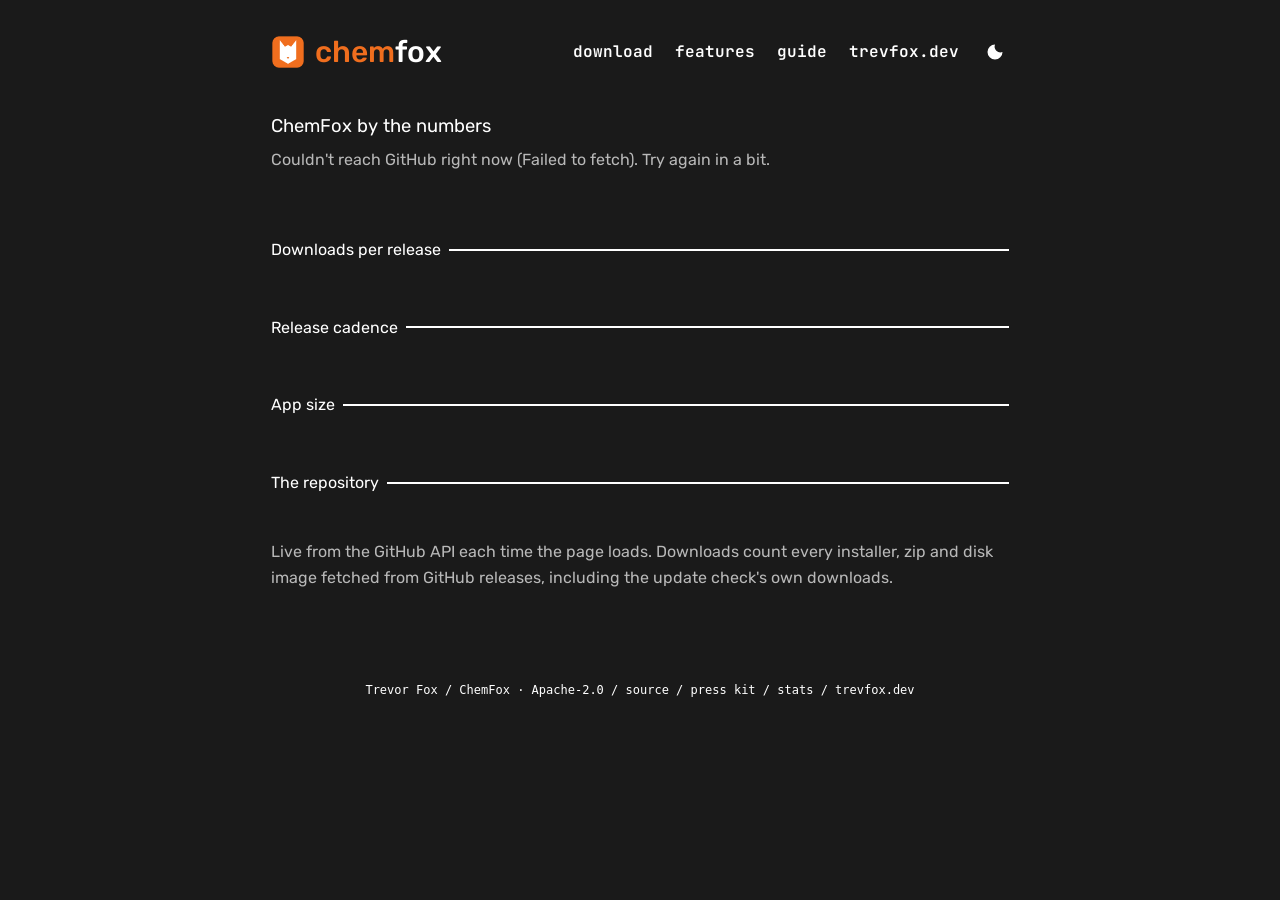
<file: docs/stats.html>
<!doctype html>
<html lang="en" class="dark">
<head>
<meta charset="utf-8">
<meta name="viewport" content="width=device-width, initial-scale=1">
<title>Stats · ChemFox | trevfox.dev</title>
<meta name="description" content="ChemFox by the numbers: downloads per release, release cadence, app sizes and repository activity.">
<link rel="canonical" href="https://cmfx.trevfox.dev/stats.html">
<meta name="robots" content="noindex">
<meta name="theme-color" content="#f06e1e">
<link rel="icon" href="assets/icon.svg" type="image/svg+xml">
<link rel="icon" href="assets/icon.png" type="image/png">
<link rel="apple-touch-icon" href="assets/apple-touch-icon.png">
<link rel="preconnect" href="https://fonts.googleapis.com">
<link rel="preconnect" href="https://fonts.gstatic.com" crossorigin>
<link href="https://fonts.googleapis.com/css2?family=JetBrains+Mono:wght@600&family=PT+Mono&family=Rubik:ital,wght@0,300..700;1,400&display=swap" rel="stylesheet">
<script>
  try { if (localStorage.getItem("theme") === "light") document.documentElement.classList.remove("dark"); } catch (e) {}
</script>
<link rel="stylesheet" href="assets/site.css">
</head>
<body>
<header>
  <a class="logo" href="./"><img src="assets/icon.png" alt=""><span><span class="a">chem</span><span class="b">fox</span></span></a>
  <nav>
    <a href="./#download">download</a>
    <a href="./#features">features</a>
    <a href="guide.html">guide</a>
    <a href="https://trevfox.dev">trevfox.dev</a>
    <button class="theme" id="theme" aria-label="Toggle light and dark">
      <svg class="moon-only" viewBox="0 0 24 24" fill="currentColor" aria-hidden="true"><path d="M12 3a9 9 0 1 0 9 9 7 7 0 0 1-9-9z"/></svg>
      <svg class="sun-only" viewBox="0 0 24 24" fill="none" stroke="currentColor" stroke-width="2" aria-hidden="true"><circle cx="12" cy="12" r="4"/><path d="M12 2v2M12 20v2M4.9 4.9l1.4 1.4M17.7 17.7l1.4 1.4M2 12h2M20 12h2M4.9 19.1l1.4-1.4M17.7 6.3l1.4-1.4"/></svg>
    </button>
  </nav>
</header>

<main class="stats">
  <p class="lede">ChemFox by the numbers</p>
  <p class="sub" id="status">Asking GitHub…</p>

  <div class="tiles" id="headline"></div>

  <div class="divider"><span>Downloads per release</span><i></i></div>
  <div id="bars"></div>
  <table id="downloads"></table>

  <div class="divider"><span>Release cadence</span><i></i></div>
  <div class="tiles" id="cadence"></div>

  <div class="divider"><span>App size</span><i></i></div>
  <table id="sizes"></table>

  <div class="divider"><span>The repository</span><i></i></div>
  <div class="tiles" id="repo"></div>
  <div class="langs" id="langs"></div>

  <p class="sub" style="margin-top:28px">Live from the GitHub API each time the page loads. Downloads count every installer, zip
    and disk image fetched from GitHub releases, including the update check's own downloads.</p>
</main>

<footer>
  Trevor Fox / ChemFox · Apache-2.0 / <a href="https://github.com/VoxelMC/ChemFox">source</a> / <a href="press/chemfox-press-kit.zip" download>press kit</a> / <a href="stats.html" aria-current="page">stats</a> / <a href="https://trevfox.dev">trevfox.dev</a>
</footer>

<script src="assets/site.js"></script>
<script>
// Everything here comes from GitHub's public API (60 requests an hour per visitor, this page uses 4).
(function () {
  const REPO = "VoxelMC/ChemFox";
  const API = `https://api.github.com/repos/${REPO}`;
  const $ = id => document.getElementById(id);
  const el = (tag, cls, text) => { const e = document.createElement(tag); if (cls) e.className = cls; if (text != null) e.textContent = text; return e; };
  const num = n => n.toLocaleString("en");
  const mb = b => `${(b / 1e6).toFixed(1)} MB`;
  const day = 864e5;
  const date = s => new Date(s).toLocaleDateString("en", { year: "numeric", month: "short", day: "numeric" });
  const ago = ms => { const d = Math.floor(ms / day); return d < 1 ? "today" : d === 1 ? "1 day ago" : `${d} days ago`; };
  const span = ms => { const h = ms / 36e5; return h < 48 ? `${h.toFixed(1)} hours` : `${(h / 24).toFixed(1)} days`; };

  const tile = (parent, value, label) => {
    const t = el("div", "tile"); t.append(el("b", null, value), el("span", null, label)); $(parent).append(t);
  };
  // Platform from an asset's file name; anything unrecognised still counts toward the total.
  const kind = n => n.endsWith("-setup.exe") ? "win" : n.endsWith(".zip") ? "zip" : n.endsWith(".dmg") ? "mac" : "other";
  const KINDS = [["win", "Windows installer"], ["zip", "Windows zip"], ["mac", "macOS"]];

  const get = path => fetch(API + path).then(r => { if (!r.ok) throw new Error(r.status); return r; });

  Promise.all([
    get("/releases?per_page=100").then(r => r.json()),
    get("").then(r => r.json()),
    get("/languages").then(r => r.json()),
    // One commit per page, so the last page number in the Link header is the commit count.
    get("/commits?per_page=1").then(r => {
      const m = /[?&]page=(\d+)>; rel="last"/.exec(r.headers.get("Link") || "");
      return m ? +m[1] : r.json().then(l => l.length);
    }),
  ]).then(([releases, repo, langs, commits]) => {
    const rels = releases.filter(r => !r.draft)
      .sort((a, b) => new Date(a.published_at) - new Date(b.published_at))
      .map(r => {
        const by = { win: 0, zip: 0, mac: 0, other: 0 }, size = {};
        (r.assets || []).forEach(a => { const k = kind(a.name); by[k] += a.download_count; size[k] = a.size; });
        return { tag: r.tag_name.replace(/^v/, ""), url: r.html_url, at: new Date(r.published_at), by, size,
                 total: by.win + by.zip + by.mac + by.other };
      });
    $("status").textContent = rels.length ? `As of ${date(Date.now())}.` : "No releases yet.";
    if (!rels.length) return;

    // Headline
    const sum = k => rels.reduce((s, r) => s + r.by[k], 0);
    const total = rels.reduce((s, r) => s + r.total, 0);
    const latest = rels[rels.length - 1];
    tile("headline", num(total), "downloads, all time");
    tile("headline", num(sum("win") + sum("zip")), "on Windows");
    tile("headline", num(sum("mac")), "on macOS");
    tile("headline", num(latest.total), `for ${latest.tag}, the latest`);

    // Bars, newest first: one row per release, hover for the platform split.
    const max = Math.max(...rels.map(r => r.total), 1);
    [...rels].reverse().forEach(r => {
      const row = el("a", "bar"); row.href = r.url;
      const split = KINDS.map(([k, n]) => `${n}: ${num(r.by[k])}`).join("\n");
      row.title = `${r.tag} · ${date(r.at)}\n${split}`;
      const track = el("span", "track"), fill = el("i");
      fill.style.width = `${(r.total / max) * 100}%`;
      track.append(fill);
      row.append(el("span", "lbl", r.tag), track, el("span", "val", num(r.total)));
      $("bars").append(row);
    });

    // Table view of the same numbers
    const t = $("downloads");
    t.innerHTML = "<tr><th>Version</th><th>Released</th><th>Installer</th><th>Zip</th><th>macOS</th><th>Total</th></tr>";
    [...rels].reverse().forEach(r => {
      const tr = el("tr");
      const v = el("td"); const a = el("a", null, r.tag); a.href = r.url; v.append(a);
      tr.append(v, el("td", null, date(r.at)), ...["win", "zip", "mac"].map(k => el("td", "n", num(r.by[k]))), el("td", "n", num(r.total)));
      t.append(tr);
    });

    // Cadence
    const first = rels[0].at, now = Date.now();
    const gaps = rels.slice(1).map((r, i) => r.at - rels[i].at);
    tile("cadence", num(rels.length), rels.length === 1 ? "release" : "releases");
    tile("cadence", gaps.length ? span(gaps.reduce((s, g) => s + g, 0) / gaps.length) : "-", "between releases, on average");
    tile("cadence", gaps.length ? span(Math.min(...gaps)) : "-", "quickest turnaround");
    tile("cadence", ago(now - latest.at), "since the last release");
    tile("cadence", date(first), "first release");
    tile("cadence", (rels.length / Math.max((now - first) / (7 * day), 1)).toFixed(1), "releases a week");

    // Sizes, newest first, with the change from the release before
    const s = $("sizes");
    s.innerHTML = "<tr><th>Version</th><th>Installer</th><th>Zip</th><th>macOS</th></tr>";
    [...rels].reverse().forEach((r, i, list) => {
      const prev = list[i + 1];
      const tr = el("tr"); tr.append(el("td", null, r.tag));
      ["win", "zip", "mac"].forEach(k => {
        const td = el("td", "n", r.size[k] ? mb(r.size[k]) : "-");
        if (r.size[k] && prev && prev.size[k]) {
          const d = (r.size[k] - prev.size[k]) / 1e6;
          if (Math.abs(d) >= 0.05) td.append(el("small", null, ` ${d > 0 ? "+" : "−"}${Math.abs(d).toFixed(1)}`));
        }
        tr.append(td);
      });
      s.append(tr);
    });

    // Repository
    tile("repo", num(commits), "commits");
    tile("repo", num(repo.stargazers_count), repo.stargazers_count === 1 ? "star" : "stars");
    tile("repo", num(repo.forks_count), repo.forks_count === 1 ? "fork" : "forks");
    tile("repo", num(repo.open_issues_count), "open issues & PRs");
    tile("repo", `${Math.max(1, Math.round((now - new Date(repo.created_at)) / day))} days`, "since the first commit to GitHub");
    tile("repo", ago(now - new Date(repo.pushed_at)), "last push");

    // Languages, by bytes of source as GitHub counts them
    const entries = Object.entries(langs).sort((a, b) => b[1] - a[1]);
    const bytes = entries.reduce((s, [, b]) => s + b, 0);
    if (bytes) {
      const top = entries.slice(0, 4), rest = entries.slice(4).reduce((s, [, b]) => s + b, 0);
      if (rest) top.push(["Other", rest]);
      const list = el("ul");
      top.forEach(([name, b]) => {
        const pct = (b / bytes) * 100;
        const li = el("li"); li.append(el("b", null, name), el("span", null, ` ${pct < 1 ? "<1" : pct.toFixed(0)}%`));
        list.append(li);
      });
      $("langs").append(el("p", "sub", `Source code: ${(bytes / 1e3).toFixed(0)} kB across ${entries.length} languages.`), list);
    }
  }).catch(e => {
    $("status").textContent = `Couldn't reach GitHub right now (${e.message}). Try again in a bit.`;
  });
})();
</script>
</body>
</html>
</file>
<file: docs/assets/site.css>
/* ChemFox site: the layout and type of trevfox.dev, in ChemFox orange. Shared by every page. */
:root {
  --bg: #fff8f3; --text: #424242; --muted: #6b6b6b; --code-bg: #fde8d9;
  --accent: #f06e1e;        /* bars, borders, the logo */
  --accent-text: #c2410c;   /* orange text: deeper on light backgrounds so it stays readable */
  --rule: color-mix(in srgb, var(--text) 18%, transparent);
  --sans: "Rubik", ui-sans-serif, system-ui, sans-serif;
  --nav: "JetBrains Mono", ui-monospace, monospace;
  --mono: "PT Mono", ui-monospace, SFMono-Regular, Menlo, Consolas, monospace;
}
.dark { --bg: #1a1a1a; --text: #ffffff; --muted: #b8b8b8; --code-bg: #333333; --accent-text: #f06e1e; }
* { box-sizing: border-box; }
html { background: var(--bg); scroll-behavior: smooth; }
body { margin: 0 auto; max-width: 77ch; padding: 0 16px; background: var(--bg); color: var(--text);
       font: 400 16px/1.6 var(--sans); transition: background-color .4s, color .4s; }
a { color: inherit; }
::selection { background: var(--accent); color: #fff; }

/* Header: wordmark left, mono nav right */
header { display: flex; align-items: center; justify-content: space-between; gap: 16px; padding: 28px 0 8px; flex-wrap: wrap; }
.logo { font-size: 30px; font-weight: 500; text-decoration: none; display: inline-flex; align-items: center; gap: 10px; }
.logo img { width: 34px; height: 34px; border-radius: 8px; }
.logo .a { color: var(--accent-text); }
/* Like trevfox.dev: each half of the wordmark takes the other's colour while hovered */
.logo .a, .logo .b { transition: color .15s cubic-bezier(.4, 0, .2, 1); }
.logo .a:hover { color: var(--text); }
.logo .b:hover { color: var(--accent-text); }
nav { display: flex; align-items: center; gap: 22px; font-family: var(--nav); font-weight: 600; }
nav a { text-decoration: none; }
nav a:hover, nav a[aria-current], .theme:hover { color: var(--accent-text); }
.theme { background: none; border: 0; color: inherit; cursor: pointer; padding: 4px; display: inline-flex; }
.theme svg { width: 20px; height: 20px; }
.dark .sun-only, :root:not(.dark) .moon-only { display: none; }

main { padding: 28px 0 40px; }
.lede { font-size: 1.15rem; margin: 0 0 6px; }
.lede strong { color: var(--accent-text); font-weight: 500; }
.sub { color: var(--muted); margin: 0 0 28px; }
.badge { display: inline-block; font: 600 12px var(--nav); letter-spacing: .5px; text-transform: uppercase;
         color: #fff; background: var(--accent); border-radius: 4px; padding: 1px 7px; vertical-align: 3px; margin-left: 6px; }

/* Section dividers: label + 2px rule */
.divider { display: flex; align-items: center; gap: 8px; margin: 36px 0 16px; }
.divider span { white-space: nowrap; }
.divider i { height: 2px; flex: 1; background: var(--text); }

/* Entries: accent bar on the left, accent title, meta line */
.entry { display: flex; gap: 12px; margin-bottom: 20px; }
.entry::before { content: ""; width: 4px; border-radius: 4px; background: var(--accent); flex: none; }
.entry h3 { margin: 0; font-size: 20px; font-weight: 500; }
.entry h3 a, .entry h3 { color: var(--accent-text); text-decoration: none; }
.entry h3 a:hover { text-decoration: underline; }
.meta { font-size: 14px; letter-spacing: .35px; margin-top: 2px; }
.tags a { margin-right: 8px; text-decoration: underline; }
.entry p { margin: 4px 0 0; }

figure { margin: 0; }
figure img { width: 100%; height: auto; display: block; border: 2px solid var(--accent); border-radius: 8px; background: #fff; }
figcaption { font-size: 14px; color: var(--muted); margin-top: 6px; }

kbd { font: 14px var(--mono); background: var(--code-bg); border-radius: 4px; padding: 1px 6px; white-space: nowrap; }
code { font: 14px var(--mono); background: var(--code-bg); border-radius: 4px; padding: 1px 5px; }
table { border-collapse: collapse; width: 100%; font-size: 15px; }
td, th { padding: 7px 8px 7px 0; vertical-align: top; border-bottom: 1px solid var(--rule); text-align: left; }
th { font: 600 13px var(--nav); color: var(--muted); }
td:first-child { white-space: nowrap; padding-right: 16px; }

/* Guide pages */
.guide h2 { font-size: 24px; font-weight: 500; margin: 44px 0 8px; scroll-margin-top: 16px; }
.guide h2 a { text-decoration: none; }
.guide h3 { font-size: 18px; font-weight: 500; color: var(--accent-text); margin: 24px 0 4px; }
.guide p, .guide li { max-width: 70ch; }
.guide ul, .guide ol { padding-left: 22px; }
.guide li { margin: 3px 0; }
.toc { border-left: 4px solid var(--accent); border-radius: 2px; padding: 4px 0 4px 14px; margin: 8px 0 8px; }
.toc a { text-decoration: none; }
.toc a:hover { color: var(--accent-text); text-decoration: underline; }
.toc ol { margin: 0; padding-left: 20px; columns: 2; column-gap: 24px; }
.guide table { table-layout: fixed; }
.guide td:first-child { width: 15em; white-space: normal; }
.tip { background: var(--code-bg); border-radius: 8px; padding: 10px 14px; margin: 14px 0; }
.tip b:first-child { color: var(--accent-text); }

footer { font: 300 12px var(--mono); text-align: center; padding: 24px 0 32px; }
footer a { text-decoration: none; }
footer a:hover { color: var(--accent-text); }
@media (max-width: 560px) { nav { gap: 14px; font-size: 14px; } .logo { font-size: 26px; } .toc ol { columns: 1; } }

/* Stats page */
.tiles { display: grid; grid-template-columns: repeat(auto-fill, minmax(150px, 1fr)); gap: 12px; margin-bottom: 8px; }
.tile { border-left: 4px solid var(--accent); border-radius: 2px; padding: 2px 0 2px 12px; }
.tile b { display: block; font-size: 24px; font-weight: 500; color: var(--accent-text); line-height: 1.3; }
.tile span { font-size: 14px; color: var(--muted); }
.bar { display: grid; grid-template-columns: 4.5em 1fr 3.5em; align-items: center; gap: 10px; padding: 4px 0; text-decoration: none; }
.bar .lbl { font: 14px var(--mono); }
.bar .track { height: 14px; }
.bar i { display: block; height: 100%; min-width: 2px; background: var(--accent); border-radius: 0 4px 4px 0; transition: opacity .2s; }
.bar:hover i { opacity: .75; }
.bar:hover .lbl { color: var(--accent-text); }
.bar .val { font: 14px var(--mono); text-align: right; }
#bars { margin-bottom: 16px; }
.stats td.n { font-family: var(--mono); font-size: 14px; }
.stats td small { color: var(--muted); }
.stats td:first-child { width: auto; }
.langs ul { list-style: none; padding: 0; margin: 0; display: flex; flex-wrap: wrap; gap: 6px 20px; }
.langs li span { color: var(--muted); }
.langs .sub { margin: 16px 0 6px; }
@media (max-width: 560px) { .stats table { font-size: 13px; } .stats td, .stats th { padding-right: 6px; } }
</file>
